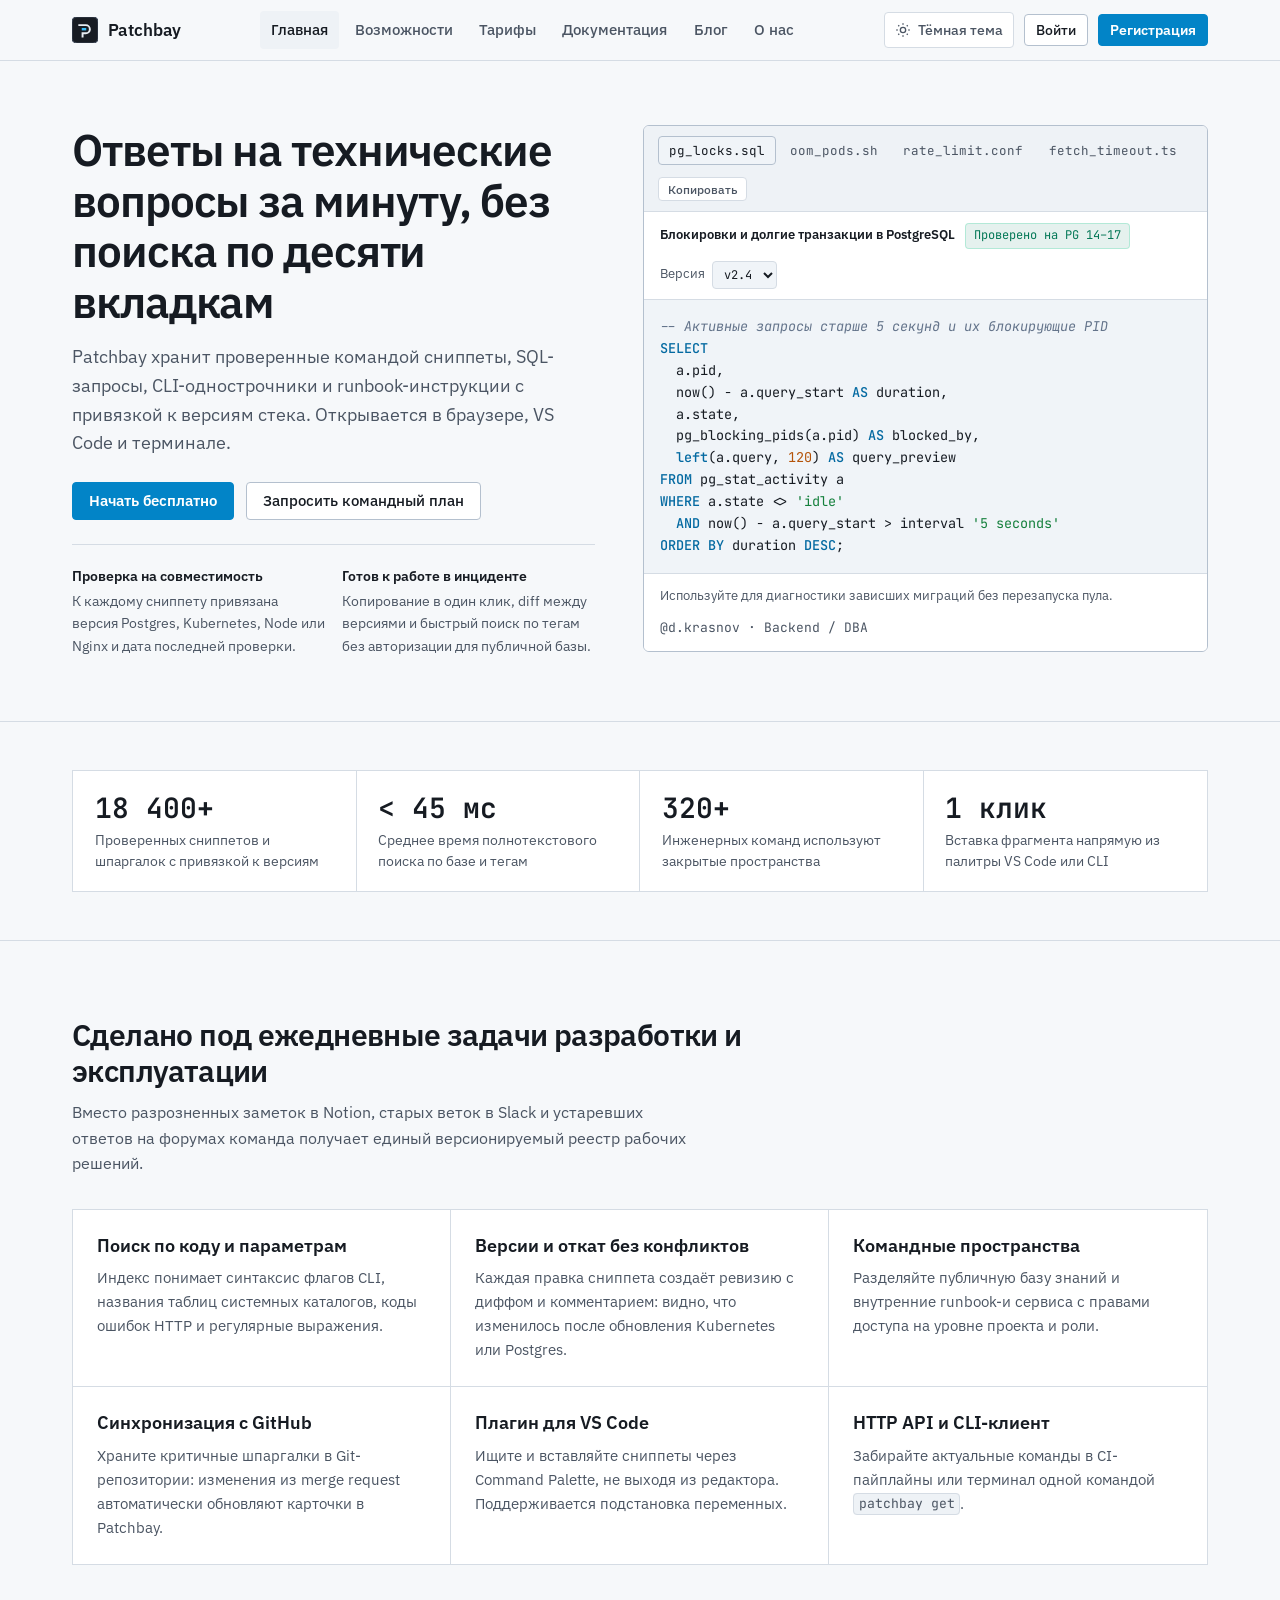
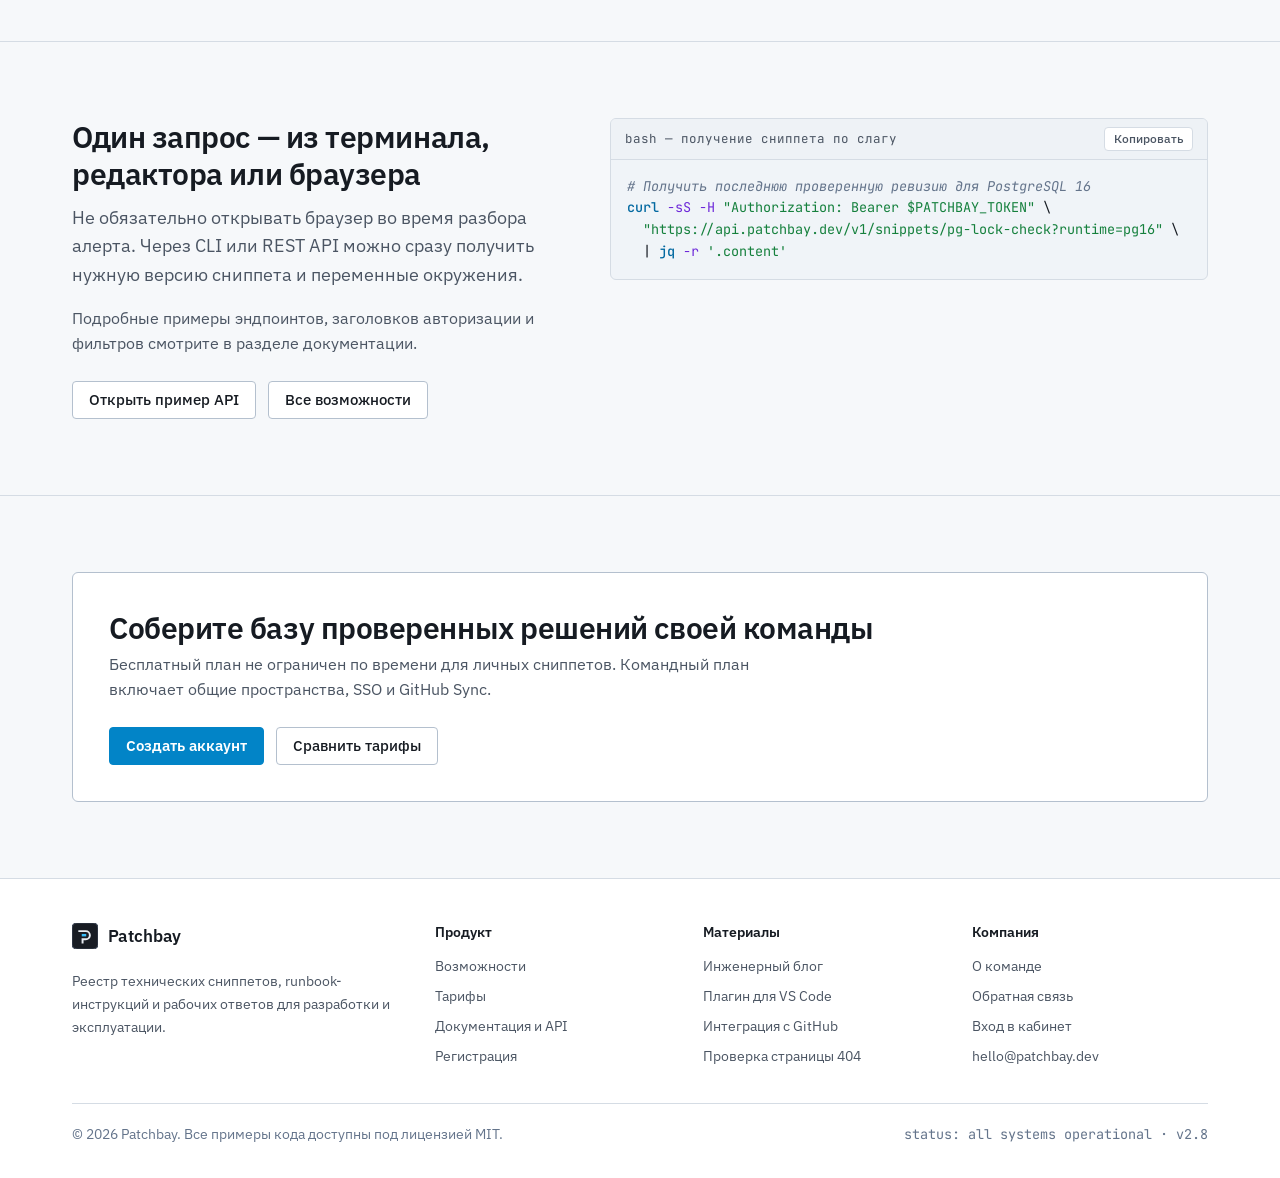
<file: index.html>
<!DOCTYPE html>
<html lang="ru">
<head>
  <meta charset="UTF-8">
  <meta name="viewport" content="width=device-width, initial-scale=1.0">
  <title>Patchbay — проверенные сниппеты и ответы для разработки и DevOps</title>
  <meta name="description" content="Платформа для разработчиков, DevOps и SRE: рабочие сниппеты с версионированием, командные пространства, интеграции с GitHub и VS Code.">
  <meta property="og:type" content="website">
  <meta property="og:title" content="Patchbay — проверенные сниппеты и ответы для разработки и DevOps">
  <meta property="og:description" content="Ответы на технические вопросы за минуту: проверяемые сниппеты, история версий, API и командные пространства.">
  <meta property="og:image" content="assets/img/og-cover.svg">
  <meta property="og:url" content="https://patchbay-flame.vercel.app/">
  <link rel="icon" type="image/svg+xml" href="assets/img/favicon.svg">
  <link rel="preconnect" href="https://fonts.googleapis.com">
  <link rel="preconnect" href="https://fonts.gstatic.com" crossorigin>
  <link href="https://fonts.googleapis.com/css2?family=IBM+Plex+Sans:wght@400;500;600&family=JetBrains+Mono:wght@400;500;600&display=swap" rel="stylesheet">
  <script>
    (function () {
      try {
        var t = localStorage.getItem("patchbay-theme");
        if (t === "light" || t === "dark") {
          document.documentElement.setAttribute("data-theme", t);
        }
      } catch (e) {}
    })();
  </script>
  <link rel="stylesheet" href="assets/css/styles.css">
</head>
<body>
  <a class="skip-link" href="#main-content">Перейти к содержимому</a>

  <header class="site-header">
    <div class="container header-inner">
      <a class="brand" href="index.html">
        <svg class="brand-mark" viewBox="0 0 32 32" fill="none" aria-hidden="true">
          <rect width="32" height="32" rx="6" fill="#181C23" stroke="#394252" stroke-width="1.5"/>
          <path d="M9 10H17C19.7614 10 22 12.2386 22 15C22 17.7614 19.7614 20 17 20H13V24" stroke="#E7ECF2" stroke-width="2.4" stroke-linecap="square"/>
          <rect x="12" y="13.5" width="5.5" height="3" fill="#38BDF8"/>
        </svg>
        <span>Patchbay</span>
      </a>

      <nav class="nav-desktop" aria-label="Основная навигация">
        <a class="nav-link" href="index.html" aria-current="page">Главная</a>
        <a class="nav-link" href="features.html">Возможности</a>
        <a class="nav-link" href="pricing.html">Тарифы</a>
        <a class="nav-link" href="docs.html">Документация</a>
        <a class="nav-link" href="blog.html">Блог</a>
        <a class="nav-link" href="about.html">О нас</a>
      </nav>

      <div class="header-actions">
        <button class="theme-toggle" type="button" data-theme-toggle aria-pressed="false" aria-label="Переключить тему">
          <svg viewBox="0 0 24 24" fill="none" stroke="currentColor" stroke-width="2" aria-hidden="true">
            <circle cx="12" cy="12" r="4"/>
            <path d="M12 2v2M12 20v2M4.93 4.93l1.41 1.41M17.66 17.66l1.41 1.41M2 12h2M20 12h2M6.34 17.66l-1.41 1.41M19.07 4.93l-1.41 1.41"/>
          </svg>
          <span class="theme-label">Светлая тема</span>
        </button>
        <a class="btn btn--secondary btn--sm" href="auth.html?mode=login">Войти</a>
        <a class="btn btn--primary btn--sm" href="auth.html?mode=register">Регистрация</a>
        <button class="menu-toggle" type="button" data-menu-toggle aria-expanded="false" aria-controls="mobile-drawer" aria-label="Открыть меню">
          <svg width="20" height="20" viewBox="0 0 24 24" fill="none" stroke="currentColor" stroke-width="2" aria-hidden="true">
            <path d="M4 7h16M4 12h16M4 17h16"/>
          </svg>
        </button>
      </div>
    </div>

    <div id="mobile-drawer" class="mobile-drawer">
      <nav aria-label="Мобильная навигация">
        <ul class="mobile-nav-list">
          <li><a href="index.html" aria-current="page">Главная</a></li>
          <li><a href="features.html">Возможности</a></li>
          <li><a href="pricing.html">Тарифы</a></li>
          <li><a href="docs.html">Документация</a></li>
          <li><a href="blog.html">Блог</a></li>
          <li><a href="about.html">О нас и контакты</a></li>
        </ul>
      </nav>
      <div class="mobile-drawer-actions">
        <a class="btn btn--secondary btn--sm" href="auth.html?mode=login">Войти</a>
        <a class="btn btn--primary btn--sm" href="auth.html?mode=register">Начать бесплатно</a>
      </div>
    </div>
  </header>

  <main id="main-content">
    <section class="hero">
      <div class="container hero-grid">
        <div class="hero-copy">
          <h1>Ответы на технические вопросы за минуту, без поиска по десяти вкладкам</h1>
          <p class="lead">Patchbay хранит проверенные командой сниппеты, SQL-запросы, CLI-однострочники и runbook-инструкции с привязкой к версиям стека. Открывается в браузере, VS Code и терминале.</p>
          <div class="hero-actions">
            <a class="btn btn--primary" href="auth.html?mode=register&plan=free">Начать бесплатно</a>
            <a class="btn btn--secondary" href="auth.html?mode=register&plan=team">Запросить командный план</a>
          </div>
          <div class="hero-notes">
            <div>
              <strong>Проверка на совместимость</strong>
              К каждому сниппету привязана версия Postgres, Kubernetes, Node или Nginx и дата последней проверки.
            </div>
            <div>
              <strong>Готов к работе в инциденте</strong>
              Копирование в один клик, diff между версиями и быстрый поиск по тегам без авторизации для публичной базы.
            </div>
          </div>
        </div>

        <div class="workbench" data-workbench aria-label="Интерактивный пример сниппета">
          <div class="workbench-bar">
            <div class="workbench-tabs" role="tablist" aria-label="Выбор примера сниппета">
              <button class="wb-tab" type="button" role="tab" aria-selected="true" data-wb-tab="postgres">pg_locks.sql</button>
              <button class="wb-tab" type="button" role="tab" aria-selected="false" data-wb-tab="k8s">oom_pods.sh</button>
              <button class="wb-tab" type="button" role="tab" aria-selected="false" data-wb-tab="nginx">rate_limit.conf</button>
              <button class="wb-tab" type="button" role="tab" aria-selected="false" data-wb-tab="ts">fetch_timeout.ts</button>
            </div>
            <button class="copy-btn" type="button" data-copy-self>Копировать</button>
          </div>
          <div class="wb-meta-row">
            <div class="wb-meta-left">
              <span class="wb-title" data-wb-title>Блокировки и долгие транзакции в PostgreSQL</span>
              <span class="status-tag" data-wb-status>Проверено на PG 14–17</span>
            </div>
            <div class="wb-controls">
              <label for="wb-ver" class="muted">Версия</label>
              <select id="wb-ver" class="wb-version-select" data-wb-version aria-label="Версия сниппета">
                <option value="v2.4">v2.4</option>
              </select>
            </div>
          </div>
          <div class="code-block">
            <pre class="code-pre"><code data-wb-code data-lang="sql">-- Активные запросы старше 5 секунд и их блокирующие PID
SELECT
  a.pid,
  now() - a.query_start AS duration,
  a.state,
  pg_blocking_pids(a.pid) AS blocked_by,
  left(a.query, 120) AS query_preview
FROM pg_stat_activity a
WHERE a.state &lt;&gt; 'idle'
  AND now() - a.query_start &gt; interval '5 seconds'
ORDER BY duration DESC;</code></pre>
          </div>
          <div class="wb-foot">
            <span data-wb-note>Используйте для диагностики зависших миграций без перезапуска пула.</span>
            <span class="mono" data-wb-author>@d.krasnov · Backend / DBA</span>
          </div>
        </div>
      </div>
    </section>

    <section class="section section--compact">
      <div class="container">
        <div class="metrics-grid" aria-label="Показатели платформы">
          <div class="metric-cell">
            <div class="metric-val">18 400+</div>
            <div class="metric-label">Проверенных сниппетов и шпаргалок с привязкой к версиям</div>
          </div>
          <div class="metric-cell">
            <div class="metric-val">&lt; 45 мс</div>
            <div class="metric-label">Среднее время полнотекстового поиска по базе и тегам</div>
          </div>
          <div class="metric-cell">
            <div class="metric-val">320+</div>
            <div class="metric-label">Инженерных команд используют закрытые пространства</div>
          </div>
          <div class="metric-cell">
            <div class="metric-val">1 клик</div>
            <div class="metric-label">Вставка фрагмента напрямую из палитры VS Code или CLI</div>
          </div>
        </div>
      </div>
    </section>

    <section class="section">
      <div class="container">
        <div class="section-header">
          <h2>Сделано под ежедневные задачи разработки и эксплуатации</h2>
          <p>Вместо разрозненных заметок в Notion, старых веток в Slack и устаревших ответов на форумах команда получает единый версионируемый реестр рабочих решений.</p>
        </div>

        <div class="matrix-3">
          <article class="matrix-cell">
            <h3>Поиск по коду и параметрам</h3>
            <p>Индекс понимает синтаксис флагов CLI, названия таблиц системных каталогов, коды ошибок HTTP и регулярные выражения.</p>
          </article>
          <article class="matrix-cell">
            <h3>Версии и откат без конфликтов</h3>
            <p>Каждая правка сниппета создаёт ревизию с диффом и комментарием: видно, что изменилось после обновления Kubernetes или Postgres.</p>
          </article>
          <article class="matrix-cell">
            <h3>Командные пространства</h3>
            <p>Разделяйте публичную базу знаний и внутренние runbook-и сервиса с правами доступа на уровне проекта и роли.</p>
          </article>
          <article class="matrix-cell">
            <h3>Синхронизация с GitHub</h3>
            <p>Храните критичные шпаргалки в Git-репозитории: изменения из merge request автоматически обновляют карточки в Patchbay.</p>
          </article>
          <article class="matrix-cell">
            <h3>Плагин для VS Code</h3>
            <p>Ищите и вставляйте сниппеты через Command Palette, не выходя из редактора. Поддерживается подстановка переменных.</p>
          </article>
          <article class="matrix-cell">
            <h3>HTTP API и CLI-клиент</h3>
            <p>Забирайте актуальные команды в CI-пайплайны или терминал одной командой <code>patchbay get</code>.</p>
          </article>
        </div>
      </div>
    </section>

    <section class="section">
      <div class="container split-grid">
        <div>
          <h2>Один запрос — из терминала, редактора или браузера</h2>
          <p class="lead">Не обязательно открывать браузер во время разбора алерта. Через CLI или REST API можно сразу получить нужную версию сниппета и переменные окружения.</p>
          <p class="muted">Подробные примеры эндпоинтов, заголовков авторизации и фильтров смотрите в разделе документации.</p>
          <div class="hero-actions">
            <a class="btn btn--secondary" href="docs.html#api-example">Открыть пример API</a>
            <a class="btn btn--secondary" href="features.html">Все возможности</a>
          </div>
        </div>

        <div class="code-block">
          <div class="code-header">
            <span>bash — получение сниппета по слагу</span>
            <button class="copy-btn" type="button" data-copy-self>Копировать</button>
          </div>
          <pre class="code-pre"><code data-lang="bash"># Получить последнюю проверенную ревизию для PostgreSQL 16
curl -sS -H "Authorization: Bearer $PATCHBAY_TOKEN" \
  "https://api.patchbay.dev/v1/snippets/pg-lock-check?runtime=pg16" \
  | jq -r '.content'</code></pre>
        </div>
      </div>
    </section>

    <section class="section section--no-border">
      <div class="container">
        <div class="cta-band">
          <div>
            <h2>Соберите базу проверенных решений своей команды</h2>
            <p>Бесплатный план не ограничен по времени для личных сниппетов. Командный план включает общие пространства, SSO и GitHub Sync.</p>
          </div>
          <div class="cta-actions">
            <a class="btn btn--primary" href="auth.html?mode=register&plan=free">Создать аккаунт</a>
            <a class="btn btn--secondary" href="pricing.html">Сравнить тарифы</a>
          </div>
        </div>
      </div>
    </section>
  </main>

  <footer class="site-footer">
    <div class="container">
      <div class="footer-grid">
        <div class="footer-col">
          <a class="brand" href="index.html">
            <svg class="brand-mark" viewBox="0 0 32 32" fill="none" aria-hidden="true">
              <rect width="32" height="32" rx="6" fill="#181C23" stroke="#394252" stroke-width="1.5"/>
              <path d="M9 10H17C19.7614 10 22 12.2386 22 15C22 17.7614 19.7614 20 17 20H13V24" stroke="#E7ECF2" stroke-width="2.4" stroke-linecap="square"/>
              <rect x="12" y="13.5" width="5.5" height="3" fill="#38BDF8"/>
            </svg>
            <span>Patchbay</span>
          </a>
          <p class="muted" style="margin-top: 0.75rem; font-size: 0.9rem;">Реестр технических сниппетов, runbook-инструкций и рабочих ответов для разработки и эксплуатации.</p>
        </div>

        <div class="footer-col">
          <h3>Продукт</h3>
          <ul class="footer-links">
            <li><a href="features.html">Возможности</a></li>
            <li><a href="pricing.html">Тарифы</a></li>
            <li><a href="docs.html">Документация и API</a></li>
            <li><a href="auth.html?mode=register">Регистрация</a></li>
          </ul>
        </div>

        <div class="footer-col">
          <h3>Материалы</h3>
          <ul class="footer-links">
            <li><a href="blog.html">Инженерный блог</a></li>
            <li><a href="docs.html#vscode">Плагин для VS Code</a></li>
            <li><a href="docs.html#github-sync">Интеграция с GitHub</a></li>
            <li><a href="404.html">Проверка страницы 404</a></li>
          </ul>
        </div>

        <div class="footer-col">
          <h3>Компания</h3>
          <ul class="footer-links">
            <li><a href="about.html">О команде</a></li>
            <li><a href="about.html#contact">Обратная связь</a></li>
            <li><a href="auth.html?mode=login">Вход в кабинет</a></li>
            <li><a href="mailto:hello@patchbay.dev">hello@patchbay.dev</a></li>
          </ul>
        </div>
      </div>

      <div class="footer-bottom">
        <span>© 2026 Patchbay. Все примеры кода доступны под лицензией MIT.</span>
        <span class="mono">status: all systems operational · v2.8</span>
      </div>
    </div>
  </footer>

  <script src="assets/js/app.js" defer></script>
</body>
</html>
</file>
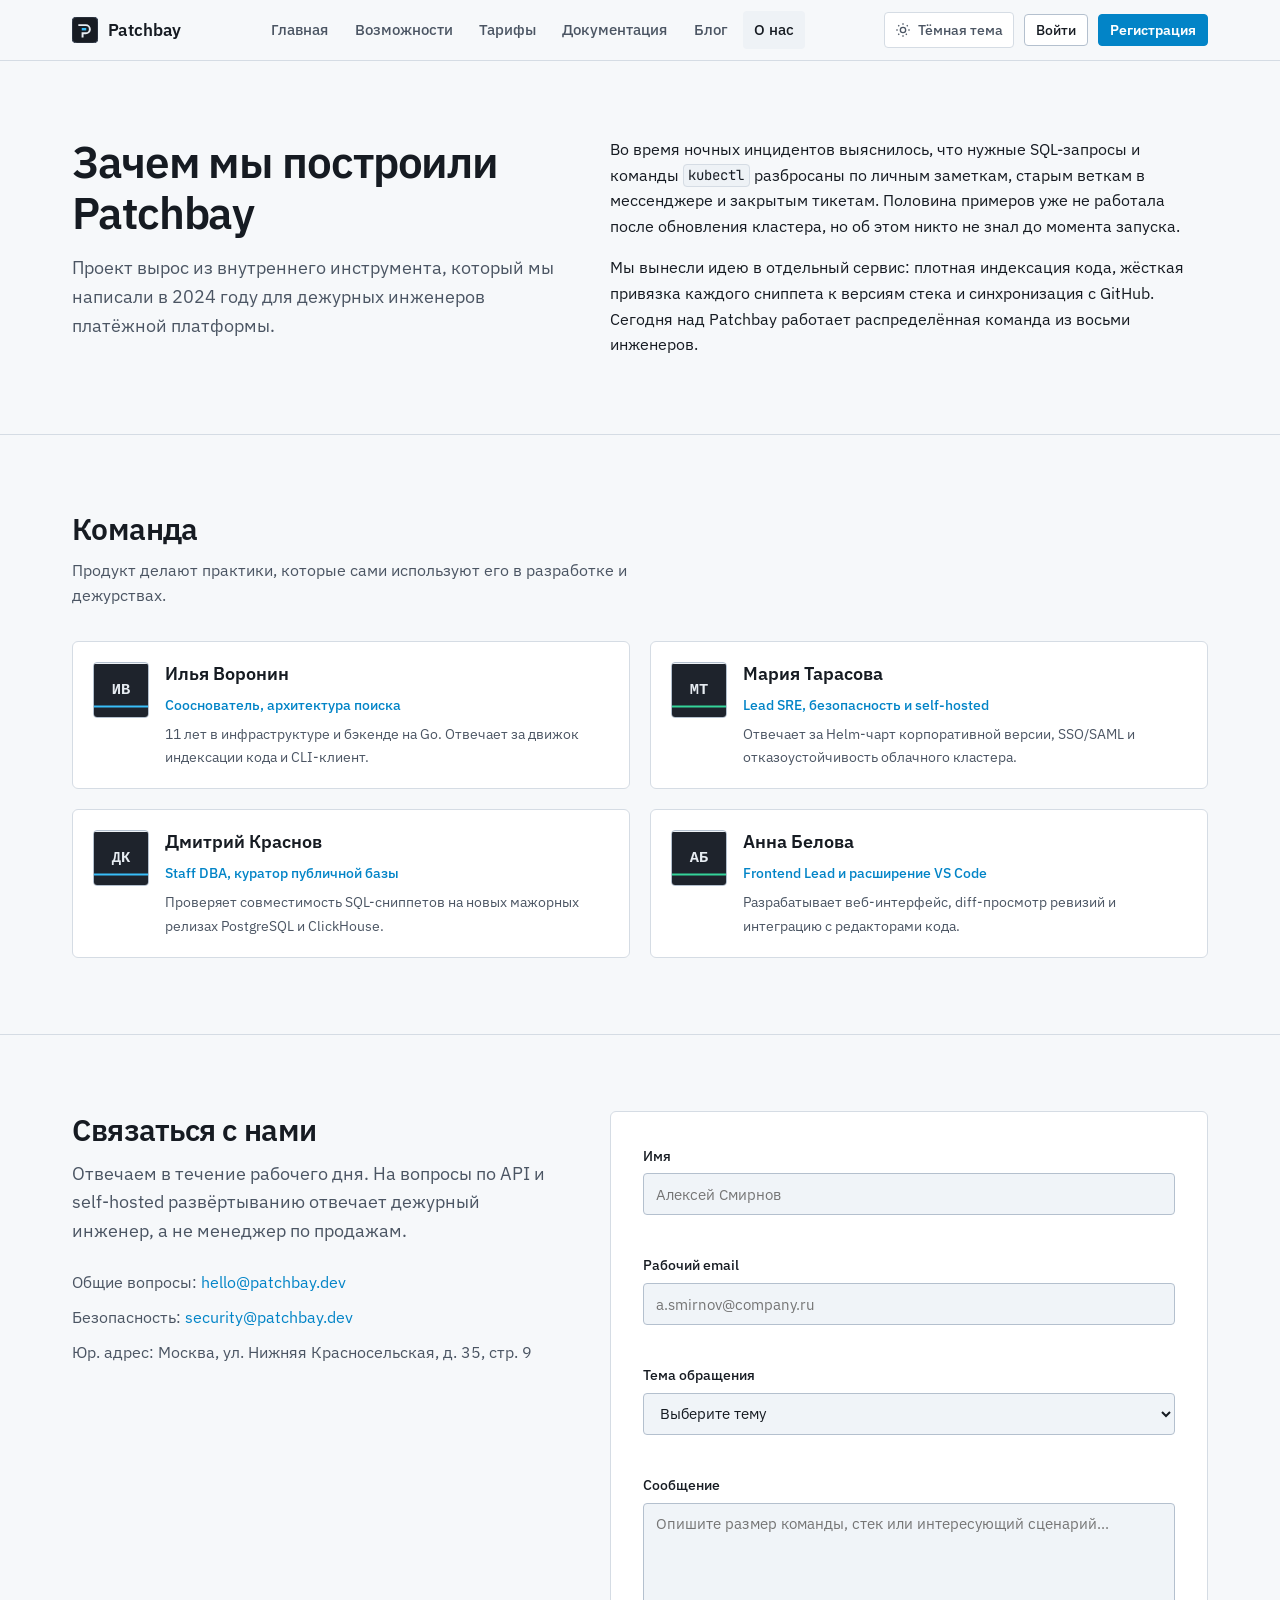
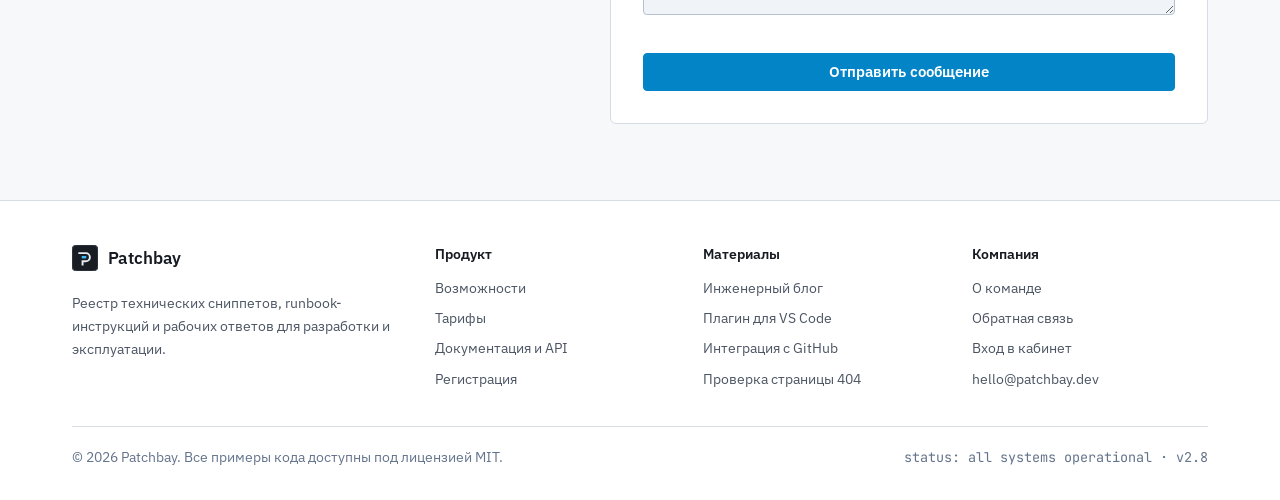
<file: about.html>
<!DOCTYPE html>
<html lang="ru">
<head>
  <meta charset="UTF-8">
  <meta name="viewport" content="width=device-width, initial-scale=1.0">
  <title>О компании и контакты — Patchbay</title>
  <meta name="description" content="Кто делает Patchbay: история создания, команда инженеров и форма обратной связи для вопросов по тарифам и интеграциям.">
  <meta property="og:type" content="website">
  <meta property="og:title" content="О компании Patchbay">
  <meta property="og:description" content="Команда инженеров, история проекта и прямые контакты.">
  <meta property="og:image" content="assets/img/og-cover.svg">
  <meta property="og:url" content="https://patchbay-flame.vercel.app/about.html">
  <link rel="icon" type="image/svg+xml" href="assets/img/favicon.svg">
  <link rel="preconnect" href="https://fonts.googleapis.com">
  <link rel="preconnect" href="https://fonts.gstatic.com" crossorigin>
  <link href="https://fonts.googleapis.com/css2?family=IBM+Plex+Sans:wght@400;500;600&family=JetBrains+Mono:wght@400;500;600&display=swap" rel="stylesheet">
  <script>
    (function () {
      try {
        var t = localStorage.getItem("patchbay-theme");
        if (t === "light" || t === "dark") {
          document.documentElement.setAttribute("data-theme", t);
        }
      } catch (e) {}
    })();
  </script>
  <link rel="stylesheet" href="assets/css/styles.css">
</head>
<body>
  <a class="skip-link" href="#main-content">Перейти к содержимому</a>

  <header class="site-header">
    <div class="container header-inner">
      <a class="brand" href="index.html">
        <svg class="brand-mark" viewBox="0 0 32 32" fill="none" aria-hidden="true">
          <rect width="32" height="32" rx="6" fill="#181C23" stroke="#394252" stroke-width="1.5"/>
          <path d="M9 10H17C19.7614 10 22 12.2386 22 15C22 17.7614 19.7614 20 17 20H13V24" stroke="#E7ECF2" stroke-width="2.4" stroke-linecap="square"/>
          <rect x="12" y="13.5" width="5.5" height="3" fill="#38BDF8"/>
        </svg>
        <span>Patchbay</span>
      </a>

      <nav class="nav-desktop" aria-label="Основная навигация">
        <a class="nav-link" href="index.html">Главная</a>
        <a class="nav-link" href="features.html">Возможности</a>
        <a class="nav-link" href="pricing.html">Тарифы</a>
        <a class="nav-link" href="docs.html">Документация</a>
        <a class="nav-link" href="blog.html">Блог</a>
        <a class="nav-link" href="about.html" aria-current="page">О нас</a>
      </nav>

      <div class="header-actions">
        <button class="theme-toggle" type="button" data-theme-toggle aria-pressed="false" aria-label="Переключить тему">
          <svg viewBox="0 0 24 24" fill="none" stroke="currentColor" stroke-width="2" aria-hidden="true">
            <circle cx="12" cy="12" r="4"/>
            <path d="M12 2v2M12 20v2M4.93 4.93l1.41 1.41M17.66 17.66l-1.41 1.41M2 12h2M20 12h2M6.34 17.66l-1.41 1.41M19.07 4.93l-1.41 1.41"/>
          </svg>
          <span class="theme-label">Светлая тема</span>
        </button>
        <a class="btn btn--secondary btn--sm" href="auth.html?mode=login">Войти</a>
        <a class="btn btn--primary btn--sm" href="auth.html?mode=register">Регистрация</a>
        <button class="menu-toggle" type="button" data-menu-toggle aria-expanded="false" aria-controls="mobile-drawer" aria-label="Открыть меню">
          <svg width="20" height="20" viewBox="0 0 24 24" fill="none" stroke="currentColor" stroke-width="2" aria-hidden="true">
            <path d="M4 7h16M4 12h16M4 17h16"/>
          </svg>
        </button>
      </div>
    </div>

    <div id="mobile-drawer" class="mobile-drawer">
      <nav aria-label="Мобильная навигация">
        <ul class="mobile-nav-list">
          <li><a href="index.html">Главная</a></li>
          <li><a href="features.html">Возможности</a></li>
          <li><a href="pricing.html">Тарифы</a></li>
          <li><a href="docs.html">Документация</a></li>
          <li><a href="blog.html">Блог</a></li>
          <li><a href="about.html" aria-current="page">О нас и контакты</a></li>
        </ul>
      </nav>
      <div class="mobile-drawer-actions">
        <a class="btn btn--secondary btn--sm" href="auth.html?mode=login">Войти</a>
        <a class="btn btn--primary btn--sm" href="auth.html?mode=register">Начать бесплатно</a>
      </div>
    </div>
  </header>

  <main id="main-content">
    <section class="section">
      <div class="container split-grid">
        <div>
          <h1>Зачем мы построили Patchbay</h1>
          <p class="lead">Проект вырос из внутреннего инструмента, который мы написали в 2024 году для дежурных инженеров платёжной платформы.</p>
        </div>
        <div>
          <p>Во время ночных инцидентов выяснилось, что нужные SQL-запросы и команды <code>kubectl</code> разбросаны по личным заметкам, старым веткам в мессенджере и закрытым тикетам. Половина примеров уже не работала после обновления кластера, но об этом никто не знал до момента запуска.</p>
          <p>Мы вынесли идею в отдельный сервис: плотная индексация кода, жёсткая привязка каждого сниппета к версиям стека и синхронизация с GitHub. Сегодня над Patchbay работает распределённая команда из восьми инженеров.</p>
        </div>
      </div>
    </section>

    <section class="section">
      <div class="container">
        <div class="section-header">
          <h2>Команда</h2>
          <p>Продукт делают практики, которые сами используют его в разработке и дежурствах.</p>
        </div>

        <div class="team-grid">
          <article class="team-member">
            <div class="avatar-frame">
              <svg viewBox="0 0 56 56" width="56" height="56" role="img" aria-label="Монограмма Илья Воронин">
                <rect width="56" height="56" fill="#1E232C"/>
                <path d="M0 44H56" stroke="#38BDF8" stroke-width="2"/>
                <text x="28" y="31" text-anchor="middle" fill="#E7ECF2" font-family="monospace" font-size="16" font-weight="600">ИВ</text>
              </svg>
            </div>
            <div>
              <h3>Илья Воронин</h3>
              <div class="team-role">Сооснователь, архитектура поиска</div>
              <p class="team-bio">11 лет в инфраструктуре и бэкенде на Go. Отвечает за движок индексации кода и CLI-клиент.</p>
            </div>
          </article>

          <article class="team-member">
            <div class="avatar-frame">
              <svg viewBox="0 0 56 56" width="56" height="56" role="img" aria-label="Монограмма Мария Тарасова">
                <rect width="56" height="56" fill="#1E232C"/>
                <path d="M0 44H56" stroke="#34D399" stroke-width="2"/>
                <text x="28" y="31" text-anchor="middle" fill="#E7ECF2" font-family="monospace" font-size="16" font-weight="600">МТ</text>
              </svg>
            </div>
            <div>
              <h3>Мария Тарасова</h3>
              <div class="team-role">Lead SRE, безопасность и self-hosted</div>
              <p class="team-bio">Отвечает за Helm-чарт корпоративной версии, SSO/SAML и отказоустойчивость облачного кластера.</p>
            </div>
          </article>

          <article class="team-member">
            <div class="avatar-frame">
              <svg viewBox="0 0 56 56" width="56" height="56" role="img" aria-label="Монограмма Дмитрий Краснов">
                <rect width="56" height="56" fill="#1E232C"/>
                <path d="M0 44H56" stroke="#38BDF8" stroke-width="2"/>
                <text x="28" y="31" text-anchor="middle" fill="#E7ECF2" font-family="monospace" font-size="16" font-weight="600">ДК</text>
              </svg>
            </div>
            <div>
              <h3>Дмитрий Краснов</h3>
              <div class="team-role">Staff DBA, куратор публичной базы</div>
              <p class="team-bio">Проверяет совместимость SQL-сниппетов на новых мажорных релизах PostgreSQL и ClickHouse.</p>
            </div>
          </article>

          <article class="team-member">
            <div class="avatar-frame">
              <svg viewBox="0 0 56 56" width="56" height="56" role="img" aria-label="Монограмма Анна Белова">
                <rect width="56" height="56" fill="#1E232C"/>
                <path d="M0 44H56" stroke="#34D399" stroke-width="2"/>
                <text x="28" y="31" text-anchor="middle" fill="#E7ECF2" font-family="monospace" font-size="16" font-weight="600">АБ</text>
              </svg>
            </div>
            <div>
              <h3>Анна Белова</h3>
              <div class="team-role">Frontend Lead и расширение VS Code</div>
              <p class="team-bio">Разрабатывает веб-интерфейс, diff-просмотр ревизий и интеграцию с редакторами кода.</p>
            </div>
          </article>
        </div>
      </div>
    </section>

    <section class="section section--no-border" id="contact">
      <div class="container split-grid">
        <div>
          <h2>Связаться с нами</h2>
          <p class="lead">Отвечаем в течение рабочего дня. На вопросы по API и self-hosted развёртыванию отвечает дежурный инженер, а не менеджер по продажам.</p>
          <div style="margin-top: 1.5rem; display: flex; flex-direction: column; gap: 0.6rem;">
            <div><span class="muted">Общие вопросы:</span> <a href="mailto:hello@patchbay.dev">hello@patchbay.dev</a></div>
            <div><span class="muted">Безопасность:</span> <a href="mailto:security@patchbay.dev">security@patchbay.dev</a></div>
            <div><span class="muted">Юр. адрес:</span> <span class="muted">Москва, ул. Нижняя Красносельская, д. 35, стр. 9</span></div>
          </div>
        </div>

        <div class="form-panel">
          <form class="form-grid" novalidate data-validate-form data-success-message="Сообщение проверено и готово к отправке. В демонстрационной версии сайта бэкенд не подключён.">
            <div class="form-alert" data-form-alert role="status" aria-live="polite" hidden></div>

            <div class="field">
              <label for="contact-name">Имя</label>
              <input id="contact-name" class="input" type="text" name="name" autocomplete="name" placeholder="Алексей Смирнов" data-validate="required">
              <span class="field-error" data-error-for="contact-name" aria-live="polite"></span>
            </div>

            <div class="field">
              <label for="contact-email">Рабочий email</label>
              <input id="contact-email" class="input" type="email" name="email" autocomplete="email" placeholder="a.smirnov@company.ru" data-validate="required email">
              <span class="field-error" data-error-for="contact-email" aria-live="polite"></span>
            </div>

            <div class="field">
              <label for="contact-topic">Тема обращения</label>
              <select id="contact-topic" class="select" name="topic" data-validate="required">
                <option value="">Выберите тему</option>
                <option value="team">Запрос доступа к командному плану</option>
                <option value="enterprise">Корпоративное внедрение / self-hosted</option>
                <option value="api">Вопрос по API и интеграциям</option>
                <option value="other">Другое</option>
              </select>
              <span class="field-error" data-error-for="contact-topic" aria-live="polite"></span>
            </div>

            <div class="field">
              <label for="contact-message">Сообщение</label>
              <textarea id="contact-message" class="textarea" name="message" placeholder="Опишите размер команды, стек или интересующий сценарий..." data-validate="required min12"></textarea>
              <span class="field-error" data-error-for="contact-message" aria-live="polite"></span>
            </div>

            <button class="btn btn--primary" type="submit">Отправить сообщение</button>
          </form>
        </div>
      </div>
    </section>
  </main>

  <footer class="site-footer">
    <div class="container">
      <div class="footer-grid">
        <div class="footer-col">
          <a class="brand" href="index.html">
            <svg class="brand-mark" viewBox="0 0 32 32" fill="none" aria-hidden="true">
              <rect width="32" height="32" rx="6" fill="#181C23" stroke="#394252" stroke-width="1.5"/>
              <path d="M9 10H17C19.7614 10 22 12.2386 22 15C22 17.7614 19.7614 20 17 20H13V24" stroke="#E7ECF2" stroke-width="2.4" stroke-linecap="square"/>
              <rect x="12" y="13.5" width="5.5" height="3" fill="#38BDF8"/>
            </svg>
            <span>Patchbay</span>
          </a>
          <p class="muted" style="margin-top: 0.75rem; font-size: 0.9rem;">Реестр технических сниппетов, runbook-инструкций и рабочих ответов для разработки и эксплуатации.</p>
        </div>
        <div class="footer-col">
          <h3>Продукт</h3>
          <ul class="footer-links">
            <li><a href="features.html">Возможности</a></li>
            <li><a href="pricing.html">Тарифы</a></li>
            <li><a href="docs.html">Документация и API</a></li>
            <li><a href="auth.html?mode=register">Регистрация</a></li>
          </ul>
        </div>
        <div class="footer-col">
          <h3>Материалы</h3>
          <ul class="footer-links">
            <li><a href="blog.html">Инженерный блог</a></li>
            <li><a href="docs.html#vscode">Плагин для VS Code</a></li>
            <li><a href="docs.html#github-sync">Интеграция с GitHub</a></li>
            <li><a href="404.html">Проверка страницы 404</a></li>
          </ul>
        </div>
        <div class="footer-col">
          <h3>Компания</h3>
          <ul class="footer-links">
            <li><a href="about.html">О команде</a></li>
            <li><a href="about.html#contact">Обратная связь</a></li>
            <li><a href="auth.html?mode=login">Вход в кабинет</a></li>
            <li><a href="mailto:hello@patchbay.dev">hello@patchbay.dev</a></li>
          </ul>
        </div>
      </div>
      <div class="footer-bottom">
        <span>© 2026 Patchbay. Все примеры кода доступны под лицензией MIT.</span>
        <span class="mono">status: all systems operational · v2.8</span>
      </div>
    </div>
  </footer>

  <script src="assets/js/app.js" defer></script>
</body>
</html>
</file>
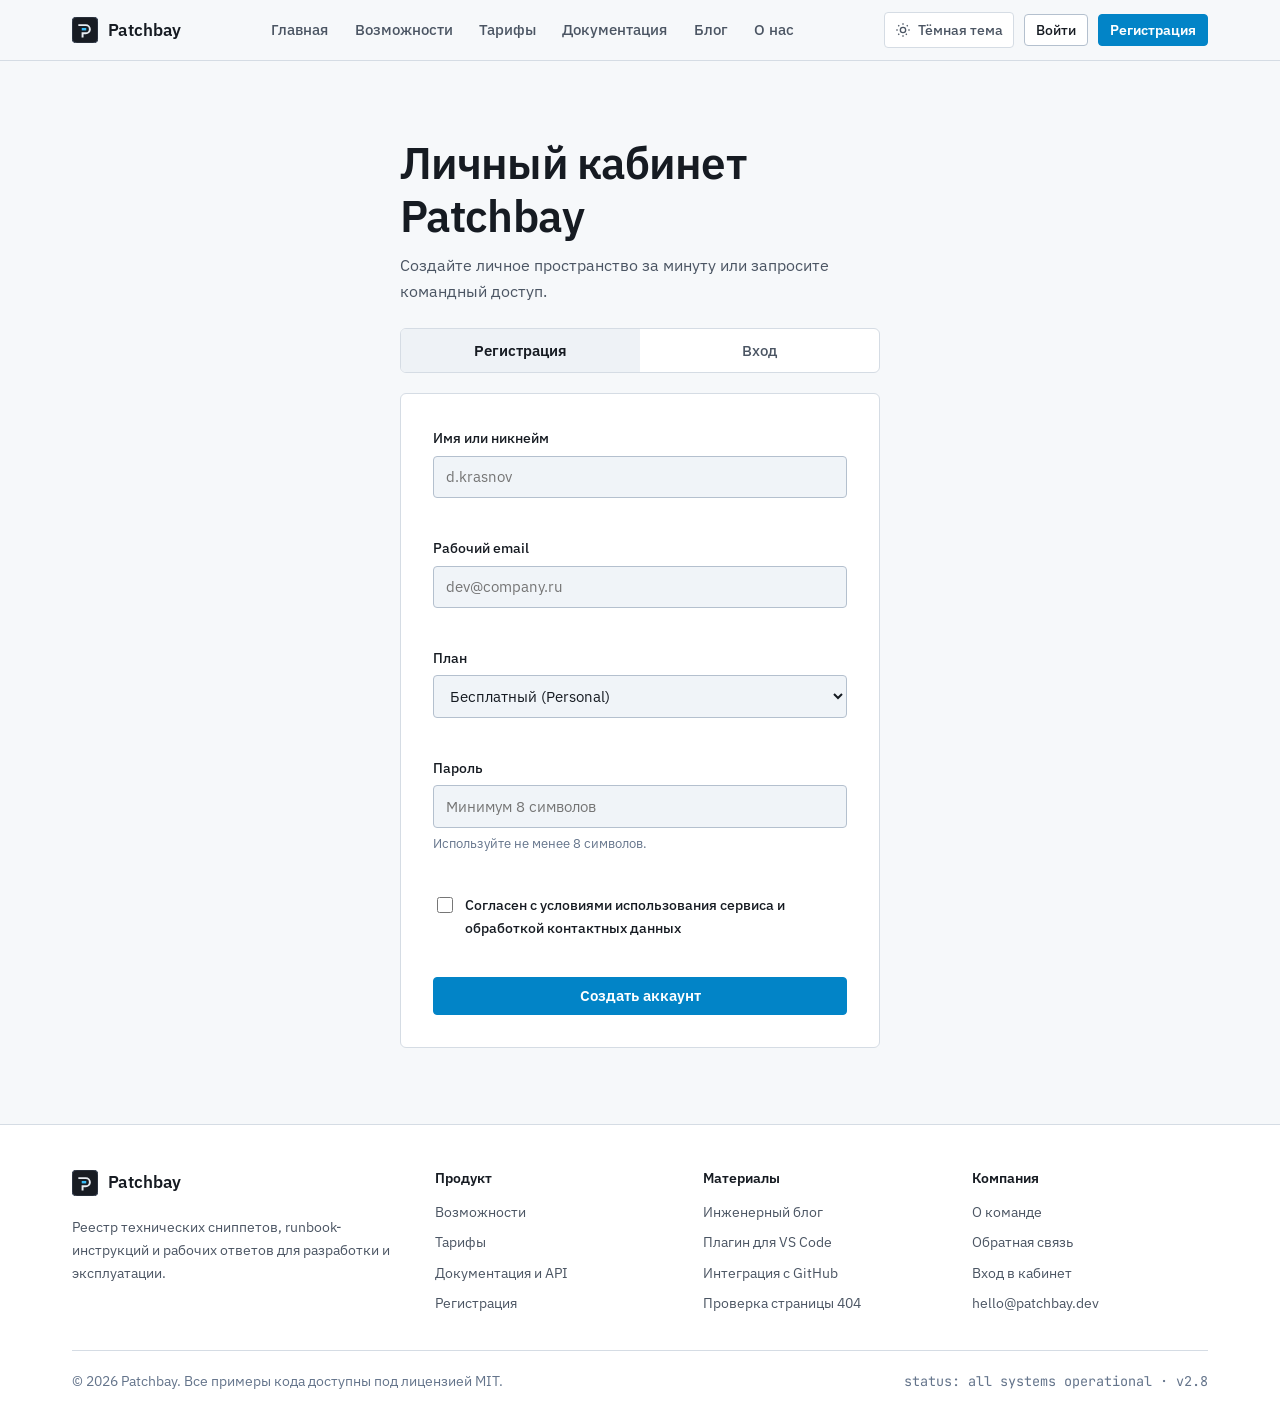
<file: auth.html>
<!DOCTYPE html>
<html lang="ru">
<head>
  <meta charset="UTF-8">
  <meta name="viewport" content="width=device-width, initial-scale=1.0">
  <title>Вход и регистрация — Patchbay</title>
  <meta name="description" content="Войдите в аккаунт Patchbay или создайте бесплатное пространство для хранения сниппетов и работы в команде.">
  <meta property="og:type" content="website">
  <meta property="og:title" content="Вход и регистрация — Patchbay">
  <meta property="og:description" content="Регистрация в бесплатной версии или запрос командного пространства Patchbay.">
  <meta property="og:image" content="assets/img/og-cover.svg">
  <meta property="og:url" content="https://patchbay-flame.vercel.app/auth.html">
  <link rel="icon" type="image/svg+xml" href="assets/img/favicon.svg">
  <link rel="preconnect" href="https://fonts.googleapis.com">
  <link rel="preconnect" href="https://fonts.gstatic.com" crossorigin>
  <link href="https://fonts.googleapis.com/css2?family=IBM+Plex+Sans:wght@400;500;600&family=JetBrains+Mono:wght@400;500;600&display=swap" rel="stylesheet">
  <script>
    (function () {
      try {
        var t = localStorage.getItem("patchbay-theme");
        if (t === "light" || t === "dark") {
          document.documentElement.setAttribute("data-theme", t);
        }
      } catch (e) {}
    })();
  </script>
  <link rel="stylesheet" href="assets/css/styles.css">
</head>
<body>
  <a class="skip-link" href="#main-content">Перейти к содержимому</a>

  <header class="site-header">
    <div class="container header-inner">
      <a class="brand" href="index.html">
        <svg class="brand-mark" viewBox="0 0 32 32" fill="none" aria-hidden="true">
          <rect width="32" height="32" rx="6" fill="#181C23" stroke="#394252" stroke-width="1.5"/>
          <path d="M9 10H17C19.7614 10 22 12.2386 22 15C22 17.7614 19.7614 20 17 20H13V24" stroke="#E7ECF2" stroke-width="2.4" stroke-linecap="square"/>
          <rect x="12" y="13.5" width="5.5" height="3" fill="#38BDF8"/>
        </svg>
        <span>Patchbay</span>
      </a>

      <nav class="nav-desktop" aria-label="Основная навигация">
        <a class="nav-link" href="index.html">Главная</a>
        <a class="nav-link" href="features.html">Возможности</a>
        <a class="nav-link" href="pricing.html">Тарифы</a>
        <a class="nav-link" href="docs.html">Документация</a>
        <a class="nav-link" href="blog.html">Блог</a>
        <a class="nav-link" href="about.html">О нас</a>
      </nav>

      <div class="header-actions">
        <button class="theme-toggle" type="button" data-theme-toggle aria-pressed="false" aria-label="Переключить тему">
          <svg viewBox="0 0 24 24" fill="none" stroke="currentColor" stroke-width="2" aria-hidden="true">
            <circle cx="12" cy="12" r="4"/>
            <path d="M12 2v2M12 20v2M4.93 4.93l1.41 1.41M17.66 17.66l-1.41 1.41M2 12h2M20 12h2M6.34 17.66l-1.41 1.41M19.07 4.93l-1.41 1.41"/>
          </svg>
          <span class="theme-label">Светлая тема</span>
        </button>
        <a class="btn btn--secondary btn--sm" href="auth.html?mode=login">Войти</a>
        <a class="btn btn--primary btn--sm" href="auth.html?mode=register">Регистрация</a>
        <button class="menu-toggle" type="button" data-menu-toggle aria-expanded="false" aria-controls="mobile-drawer" aria-label="Открыть меню">
          <svg width="20" height="20" viewBox="0 0 24 24" fill="none" stroke="currentColor" stroke-width="2" aria-hidden="true">
            <path d="M4 7h16M4 12h16M4 17h16"/>
          </svg>
        </button>
      </div>
    </div>

    <div id="mobile-drawer" class="mobile-drawer">
      <nav aria-label="Мобильная навигация">
        <ul class="mobile-nav-list">
          <li><a href="index.html">Главная</a></li>
          <li><a href="features.html">Возможности</a></li>
          <li><a href="pricing.html">Тарифы</a></li>
          <li><a href="docs.html">Документация</a></li>
          <li><a href="blog.html">Блог</a></li>
          <li><a href="about.html">О нас и контакты</a></li>
        </ul>
      </nav>
      <div class="mobile-drawer-actions">
        <a class="btn btn--secondary btn--sm" href="auth.html?mode=login">Войти</a>
        <a class="btn btn--primary btn--sm" href="auth.html?mode=register">Начать бесплатно</a>
      </div>
    </div>
  </header>

  <main id="main-content">
    <section class="section section--no-border">
      <div class="container">
        <div class="auth-shell">
          <div class="section-header" style="margin-bottom: 1.5rem;">
            <h1>Личный кабинет Patchbay</h1>
            <p>Создайте личное пространство за минуту или запросите командный доступ.</p>
          </div>

          <div class="auth-tabs" role="tablist" aria-label="Выбор действия">
            <button class="auth-tab" type="button" role="tab" aria-selected="true" data-auth-tab="register">Регистрация</button>
            <button class="auth-tab" type="button" role="tab" aria-selected="false" data-auth-tab="login">Вход</button>
          </div>

          <div class="form-panel" data-auth-panel="register">
            <form class="form-grid" novalidate data-validate-form data-success-message="Форма регистрации прошла клиентскую валидацию. В демо-версии учётная запись не создаётся на сервере.">
              <div class="form-alert" data-form-alert role="status" aria-live="polite" hidden></div>

              <div class="field">
                <label for="reg-name">Имя или никнейм</label>
                <input id="reg-name" class="input" type="text" name="name" autocomplete="username" placeholder="d.krasnov" data-validate="required">
                <span class="field-error" data-error-for="reg-name" aria-live="polite"></span>
              </div>

              <div class="field">
                <label for="reg-email">Рабочий email</label>
                <input id="reg-email" class="input" type="email" name="email" autocomplete="email" placeholder="dev@company.ru" data-validate="required email">
                <span class="field-error" data-error-for="reg-email" aria-live="polite"></span>
              </div>

              <div class="field">
                <label for="reg-plan">План</label>
                <select id="reg-plan" class="select" name="plan" data-validate="required">
                  <option value="free">Бесплатный (Personal)</option>
                  <option value="team">Командный (14 дней бесплатно)</option>
                  <option value="enterprise">Корпоративный (запрос пилота)</option>
                </select>
                <span class="field-error" data-error-for="reg-plan" aria-live="polite"></span>
              </div>

              <div class="field">
                <label for="reg-pass">Пароль</label>
                <input id="reg-pass" class="input" type="password" name="password" autocomplete="new-password" placeholder="Минимум 8 символов" data-validate="required min8">
                <span class="field-hint">Используйте не менее 8 символов.</span>
                <span class="field-error" data-error-for="reg-pass" aria-live="polite"></span>
              </div>

              <div class="field">
                <label class="checkbox-row" for="reg-agree">
                  <input id="reg-agree" type="checkbox" name="agree" data-validate="required">
                  <span>Согласен с условиями использования сервиса и обработкой контактных данных</span>
                </label>
                <span class="field-error" data-error-for="reg-agree" aria-live="polite"></span>
              </div>

              <button class="btn btn--primary btn--full" type="submit">Создать аккаунт</button>
            </form>
          </div>

          <div class="form-panel" data-auth-panel="login" hidden>
            <form class="form-grid" novalidate data-validate-form data-success-message="Данные входа проверены. В демо-версии авторизация на сервере отключена.">
              <div class="form-alert" data-form-alert role="status" aria-live="polite" hidden></div>

              <div class="field">
                <label for="login-email">Email</label>
                <input id="login-email" class="input" type="email" name="email" autocomplete="email" placeholder="dev@company.ru" data-validate="required email">
                <span class="field-error" data-error-for="login-email" aria-live="polite"></span>
              </div>

              <div class="field">
                <label for="login-pass">Пароль</label>
                <input id="login-pass" class="input" type="password" name="password" autocomplete="current-password" placeholder="Ваш пароль" data-validate="required min8">
                <span class="field-error" data-error-for="login-pass" aria-live="polite"></span>
              </div>

              <button class="btn btn--primary btn--full" type="submit">Войти в кабинет</button>
            </form>
          </div>
        </div>
      </div>
    </section>
  </main>

  <footer class="site-footer">
    <div class="container">
      <div class="footer-grid">
        <div class="footer-col">
          <a class="brand" href="index.html">
            <svg class="brand-mark" viewBox="0 0 32 32" fill="none" aria-hidden="true">
              <rect width="32" height="32" rx="6" fill="#181C23" stroke="#394252" stroke-width="1.5"/>
              <path d="M9 10H17C19.7614 10 22 12.2386 22 15C22 17.7614 19.7614 20 17 20H13V24" stroke="#E7ECF2" stroke-width="2.4" stroke-linecap="square"/>
              <rect x="12" y="13.5" width="5.5" height="3" fill="#38BDF8"/>
            </svg>
            <span>Patchbay</span>
          </a>
          <p class="muted" style="margin-top: 0.75rem; font-size: 0.9rem;">Реестр технических сниппетов, runbook-инструкций и рабочих ответов для разработки и эксплуатации.</p>
        </div>
        <div class="footer-col">
          <h3>Продукт</h3>
          <ul class="footer-links">
            <li><a href="features.html">Возможности</a></li>
            <li><a href="pricing.html">Тарифы</a></li>
            <li><a href="docs.html">Документация и API</a></li>
            <li><a href="auth.html?mode=register">Регистрация</a></li>
          </ul>
        </div>
        <div class="footer-col">
          <h3>Материалы</h3>
          <ul class="footer-links">
            <li><a href="blog.html">Инженерный блог</a></li>
            <li><a href="docs.html#vscode">Плагин для VS Code</a></li>
            <li><a href="docs.html#github-sync">Интеграция с GitHub</a></li>
            <li><a href="404.html">Проверка страницы 404</a></li>
          </ul>
        </div>
        <div class="footer-col">
          <h3>Компания</h3>
          <ul class="footer-links">
            <li><a href="about.html">О команде</a></li>
            <li><a href="about.html#contact">Обратная связь</a></li>
            <li><a href="auth.html?mode=login">Вход в кабинет</a></li>
            <li><a href="mailto:hello@patchbay.dev">hello@patchbay.dev</a></li>
          </ul>
        </div>
      </div>
      <div class="footer-bottom">
        <span>© 2026 Patchbay. Все примеры кода доступны под лицензией MIT.</span>
        <span class="mono">status: all systems operational · v2.8</span>
      </div>
    </div>
  </footer>

  <script src="assets/js/app.js" defer></script>
</body>
</html>
</file>
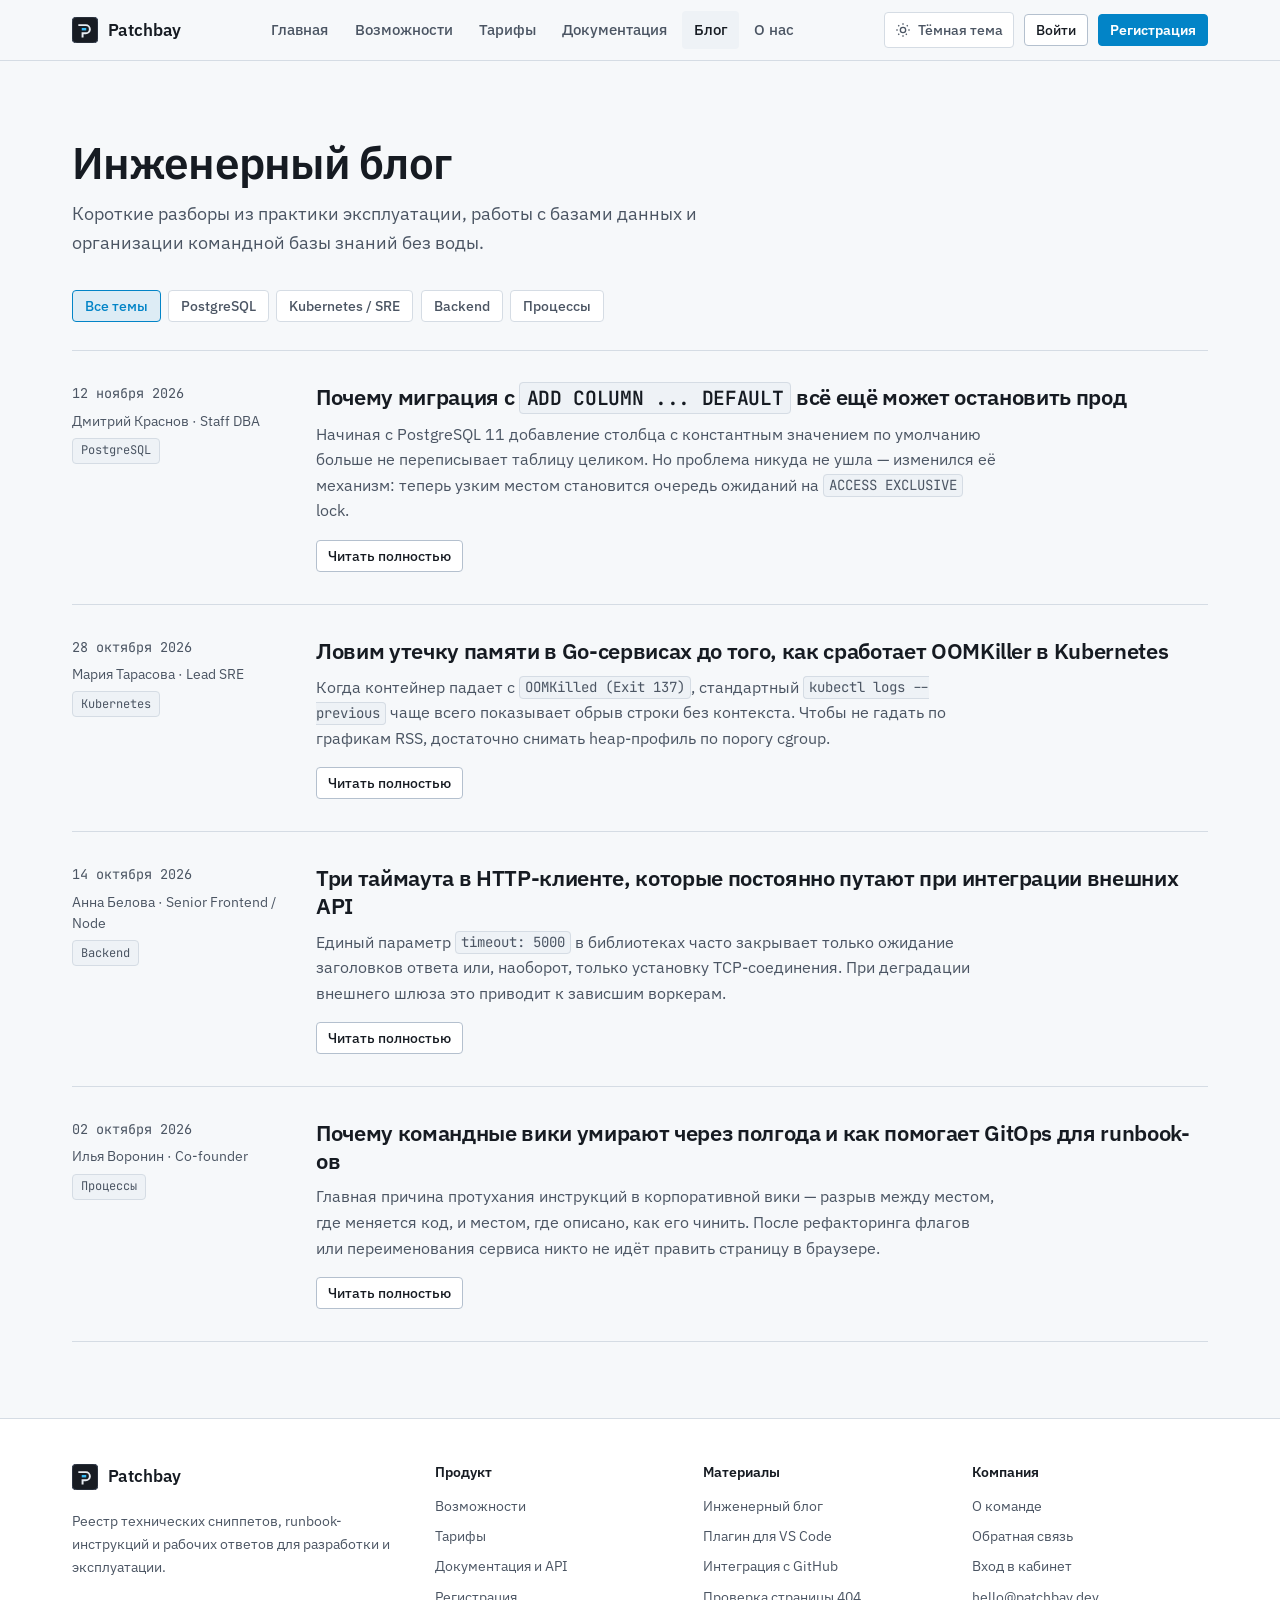
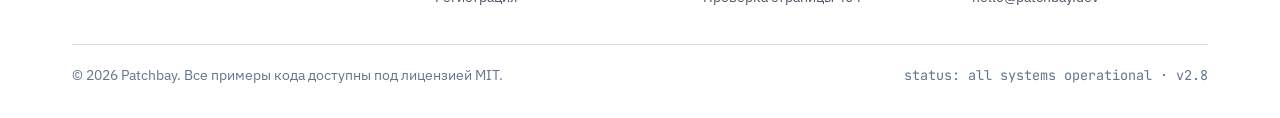
<file: blog.html>
<!DOCTYPE html>
<html lang="ru">
<head>
  <meta charset="UTF-8">
  <meta name="viewport" content="width=device-width, initial-scale=1.0">
  <title>Блог — Patchbay</title>
  <meta name="description" content="Инженерные заметки команды Patchbay: миграции в PostgreSQL без блокировок, диагностика памяти в Kubernetes, таймауты HTTP-клиентов и GitOps для runbook-ов.">
  <meta property="og:type" content="website">
  <meta property="og:title" content="Инженерный блог Patchbay">
  <meta property="og:description" content="Практические заметки по эксплуатации, базам данных и инструментам разработчиков.">
  <meta property="og:image" content="assets/img/og-cover.svg">
  <meta property="og:url" content="https://patchbay-flame.vercel.app/blog.html">
  <link rel="icon" type="image/svg+xml" href="assets/img/favicon.svg">
  <link rel="preconnect" href="https://fonts.googleapis.com">
  <link rel="preconnect" href="https://fonts.gstatic.com" crossorigin>
  <link href="https://fonts.googleapis.com/css2?family=IBM+Plex+Sans:wght@400;500;600&family=JetBrains+Mono:wght@400;500;600&display=swap" rel="stylesheet">
  <script>
    (function () {
      try {
        var t = localStorage.getItem("patchbay-theme");
        if (t === "light" || t === "dark") {
          document.documentElement.setAttribute("data-theme", t);
        }
      } catch (e) {}
    })();
  </script>
  <link rel="stylesheet" href="assets/css/styles.css">
</head>
<body>
  <a class="skip-link" href="#main-content">Перейти к содержимому</a>

  <header class="site-header">
    <div class="container header-inner">
      <a class="brand" href="index.html">
        <svg class="brand-mark" viewBox="0 0 32 32" fill="none" aria-hidden="true">
          <rect width="32" height="32" rx="6" fill="#181C23" stroke="#394252" stroke-width="1.5"/>
          <path d="M9 10H17C19.7614 10 22 12.2386 22 15C22 17.7614 19.7614 20 17 20H13V24" stroke="#E7ECF2" stroke-width="2.4" stroke-linecap="square"/>
          <rect x="12" y="13.5" width="5.5" height="3" fill="#38BDF8"/>
        </svg>
        <span>Patchbay</span>
      </a>

      <nav class="nav-desktop" aria-label="Основная навигация">
        <a class="nav-link" href="index.html">Главная</a>
        <a class="nav-link" href="features.html">Возможности</a>
        <a class="nav-link" href="pricing.html">Тарифы</a>
        <a class="nav-link" href="docs.html">Документация</a>
        <a class="nav-link" href="blog.html" aria-current="page">Блог</a>
        <a class="nav-link" href="about.html">О нас</a>
      </nav>

      <div class="header-actions">
        <button class="theme-toggle" type="button" data-theme-toggle aria-pressed="false" aria-label="Переключить тему">
          <svg viewBox="0 0 24 24" fill="none" stroke="currentColor" stroke-width="2" aria-hidden="true">
            <circle cx="12" cy="12" r="4"/>
            <path d="M12 2v2M12 20v2M4.93 4.93l1.41 1.41M17.66 17.66l-1.41 1.41M2 12h2M20 12h2M6.34 17.66l-1.41 1.41M19.07 4.93l-1.41 1.41"/>
          </svg>
          <span class="theme-label">Светлая тема</span>
        </button>
        <a class="btn btn--secondary btn--sm" href="auth.html?mode=login">Войти</a>
        <a class="btn btn--primary btn--sm" href="auth.html?mode=register">Регистрация</a>
        <button class="menu-toggle" type="button" data-menu-toggle aria-expanded="false" aria-controls="mobile-drawer" aria-label="Открыть меню">
          <svg width="20" height="20" viewBox="0 0 24 24" fill="none" stroke="currentColor" stroke-width="2" aria-hidden="true">
            <path d="M4 7h16M4 12h16M4 17h16"/>
          </svg>
        </button>
      </div>
    </div>

    <div id="mobile-drawer" class="mobile-drawer">
      <nav aria-label="Мобильная навигация">
        <ul class="mobile-nav-list">
          <li><a href="index.html">Главная</a></li>
          <li><a href="features.html">Возможности</a></li>
          <li><a href="pricing.html">Тарифы</a></li>
          <li><a href="docs.html">Документация</a></li>
          <li><a href="blog.html" aria-current="page">Блог</a></li>
          <li><a href="about.html">О нас и контакты</a></li>
        </ul>
      </nav>
      <div class="mobile-drawer-actions">
        <a class="btn btn--secondary btn--sm" href="auth.html?mode=login">Войти</a>
        <a class="btn btn--primary btn--sm" href="auth.html?mode=register">Начать бесплатно</a>
      </div>
    </div>
  </header>

  <main id="main-content">
    <section class="section section--no-border">
      <div class="container">
        <div class="section-header">
          <h1>Инженерный блог</h1>
          <p class="lead">Короткие разборы из практики эксплуатации, работы с базами данных и организации командной базы знаний без воды.</p>
        </div>

        <div class="filter-bar" role="group" aria-label="Фильтр статей по темам">
          <button class="filter-btn" type="button" data-blog-filter="all" aria-pressed="true">Все темы</button>
          <button class="filter-btn" type="button" data-blog-filter="postgres" aria-pressed="false">PostgreSQL</button>
          <button class="filter-btn" type="button" data-blog-filter="k8s" aria-pressed="false">Kubernetes / SRE</button>
          <button class="filter-btn" type="button" data-blog-filter="backend" aria-pressed="false">Backend</button>
          <button class="filter-btn" type="button" data-blog-filter="process" aria-pressed="false">Процессы</button>
        </div>

        <div class="article-list">
          <article class="article-item" data-blog-item data-blog-tag="postgres">
            <div class="article-meta">
              <span class="mono">12 ноября 2026</span>
              <span>Дмитрий Краснов · Staff DBA</span>
              <span><span class="tag">PostgreSQL</span></span>
            </div>
            <div class="article-body">
              <h2>Почему миграция с <code>ADD COLUMN ... DEFAULT</code> всё ещё может остановить прод</h2>
              <p>Начиная с PostgreSQL 11 добавление столбца с константным значением по умолчанию больше не переписывает таблицу целиком. Но проблема никуда не ушла — изменился её механизм: теперь узким местом становится очередь ожиданий на <code>ACCESS EXCLUSIVE</code> lock.</p>
              <button class="btn btn--secondary btn--sm" type="button" data-article-toggle aria-expanded="false" aria-controls="art-1">Читать полностью</button>
              <div id="art-1" class="article-full" hidden>
                <p>Если перед таблицей крутится долгий аналитический <code>SELECT</code> на 40 секунд, ваш быстрый <code>ALTER TABLE</code> встанет в очередь за ним, а все новые запросы записи и чтения встанут уже за <code>ALTER TABLE</code>. В итоге пул соединений исчерпывается за секунды.</p>
                <p>Надёжный паттерн — явно ограничивать время ожидания блокировки через <code>SET LOCAL lock_timeout = '1500ms'</code> и повторять миграцию с паузой, а не оставлять её висеть в очереди бесконечно.</p>
              </div>
            </div>
          </article>

          <article class="article-item" data-blog-item data-blog-tag="k8s">
            <div class="article-meta">
              <span class="mono">28 октября 2026</span>
              <span>Мария Тарасова · Lead SRE</span>
              <span><span class="tag">Kubernetes</span></span>
            </div>
            <div class="article-body">
              <h2>Ловим утечку памяти в Go-сервисах до того, как сработает OOMKiller в Kubernetes</h2>
              <p>Когда контейнер падает с <code>OOMKilled (Exit 137)</code>, стандартный <code>kubectl logs --previous</code> чаще всего показывает обрыв строки без контекста. Чтобы не гадать по графикам RSS, достаточно снимать heap-профиль по порогу cgroup.</p>
              <button class="btn btn--secondary btn--sm" type="button" data-article-toggle aria-expanded="false" aria-controls="art-2">Читать полностью</button>
              <div id="art-2" class="article-full" hidden>
                <p>В Go 1.19+ параметр <code>GOMEMLIMIT</code> позволяет задать мягкий предел на уровне 80–85% от лимита контейнера. В паре с периодическим дампом <code>/debug/pprof/heap</code> при превышении 75% RSS вы получаете точный стек аллокаций ещё до убийства процесса ядром.</p>
                <p>Все готовые команды для снятия дампа из эфемерного debug-контейнера без перезапуска пода мы собрали в публичном разделе Patchbay.</p>
              </div>
            </div>
          </article>

          <article class="article-item" data-blog-item data-blog-tag="backend">
            <div class="article-meta">
              <span class="mono">14 октября 2026</span>
              <span>Анна Белова · Senior Frontend / Node</span>
              <span><span class="tag">Backend</span></span>
            </div>
            <div class="article-body">
              <h2>Три таймаута в HTTP-клиенте, которые постоянно путают при интеграции внешних API</h2>
              <p>Единый параметр <code>timeout: 5000</code> в библиотеках часто закрывает только ожидание заголовков ответа или, наоборот, только установку TCP-соединения. При деградации внешнего шлюза это приводит к зависшим воркерам.</p>
              <button class="btn btn--secondary btn--sm" type="button" data-article-toggle aria-expanded="false" aria-controls="art-3">Читать полностью</button>
              <div id="art-3" class="article-full" hidden>
                <p>Разделяйте три границы: connect timeout (обычно 300–800 мс), время до первого байта ответа (TTFB) и общий deadline на чтение тела ответа через <code>AbortSignal.timeout</code>. Если шлюз отдаёт поток медленно по одному байту, TTFB не спасёт — сработает только общий deadline на запрос.</p>
              </div>
            </div>
          </article>

          <article class="article-item" data-blog-item data-blog-tag="process">
            <div class="article-meta">
              <span class="mono">02 октября 2026</span>
              <span>Илья Воронин · Co-founder</span>
              <span><span class="tag">Процессы</span></span>
            </div>
            <div class="article-body">
              <h2>Почему командные вики умирают через полгода и как помогает GitOps для runbook-ов</h2>
              <p>Главная причина протухания инструкций в корпоративной вики — разрыв между местом, где меняется код, и местом, где описано, как его чинить. После рефакторинга флагов или переименования сервиса никто не идёт править страницу в браузере.</p>
              <button class="btn btn--secondary btn--sm" type="button" data-article-toggle aria-expanded="false" aria-controls="art-4">Читать полностью</button>
              <div id="art-4" class="article-full" hidden>
                <p>Когда сниппет или runbook лежит рядом с сервисом в Git и попадает в поиск через PR-ревью, правило простое: обновил конфиг сервиса — обновил соседний файл в том же пул-реквесте. Версия среды и дата проверки обновляются автоматически.</p>
              </div>
            </div>
          </article>
        </div>
      </div>
    </section>
  </main>

  <footer class="site-footer">
    <div class="container">
      <div class="footer-grid">
        <div class="footer-col">
          <a class="brand" href="index.html">
            <svg class="brand-mark" viewBox="0 0 32 32" fill="none" aria-hidden="true">
              <rect width="32" height="32" rx="6" fill="#181C23" stroke="#394252" stroke-width="1.5"/>
              <path d="M9 10H17C19.7614 10 22 12.2386 22 15C22 17.7614 19.7614 20 17 20H13V24" stroke="#E7ECF2" stroke-width="2.4" stroke-linecap="square"/>
              <rect x="12" y="13.5" width="5.5" height="3" fill="#38BDF8"/>
            </svg>
            <span>Patchbay</span>
          </a>
          <p class="muted" style="margin-top: 0.75rem; font-size: 0.9rem;">Реестр технических сниппетов, runbook-инструкций и рабочих ответов для разработки и эксплуатации.</p>
        </div>
        <div class="footer-col">
          <h3>Продукт</h3>
          <ul class="footer-links">
            <li><a href="features.html">Возможности</a></li>
            <li><a href="pricing.html">Тарифы</a></li>
            <li><a href="docs.html">Документация и API</a></li>
            <li><a href="auth.html?mode=register">Регистрация</a></li>
          </ul>
        </div>
        <div class="footer-col">
          <h3>Материалы</h3>
          <ul class="footer-links">
            <li><a href="blog.html">Инженерный блог</a></li>
            <li><a href="docs.html#vscode">Плагин для VS Code</a></li>
            <li><a href="docs.html#github-sync">Интеграция с GitHub</a></li>
            <li><a href="404.html">Проверка страницы 404</a></li>
          </ul>
        </div>
        <div class="footer-col">
          <h3>Компания</h3>
          <ul class="footer-links">
            <li><a href="about.html">О команде</a></li>
            <li><a href="about.html#contact">Обратная связь</a></li>
            <li><a href="auth.html?mode=login">Вход в кабинет</a></li>
            <li><a href="mailto:hello@patchbay.dev">hello@patchbay.dev</a></li>
          </ul>
        </div>
      </div>
      <div class="footer-bottom">
        <span>© 2026 Patchbay. Все примеры кода доступны под лицензией MIT.</span>
        <span class="mono">status: all systems operational · v2.8</span>
      </div>
    </div>
  </footer>

  <script src="assets/js/app.js" defer></script>
</body>
</html>
</file>
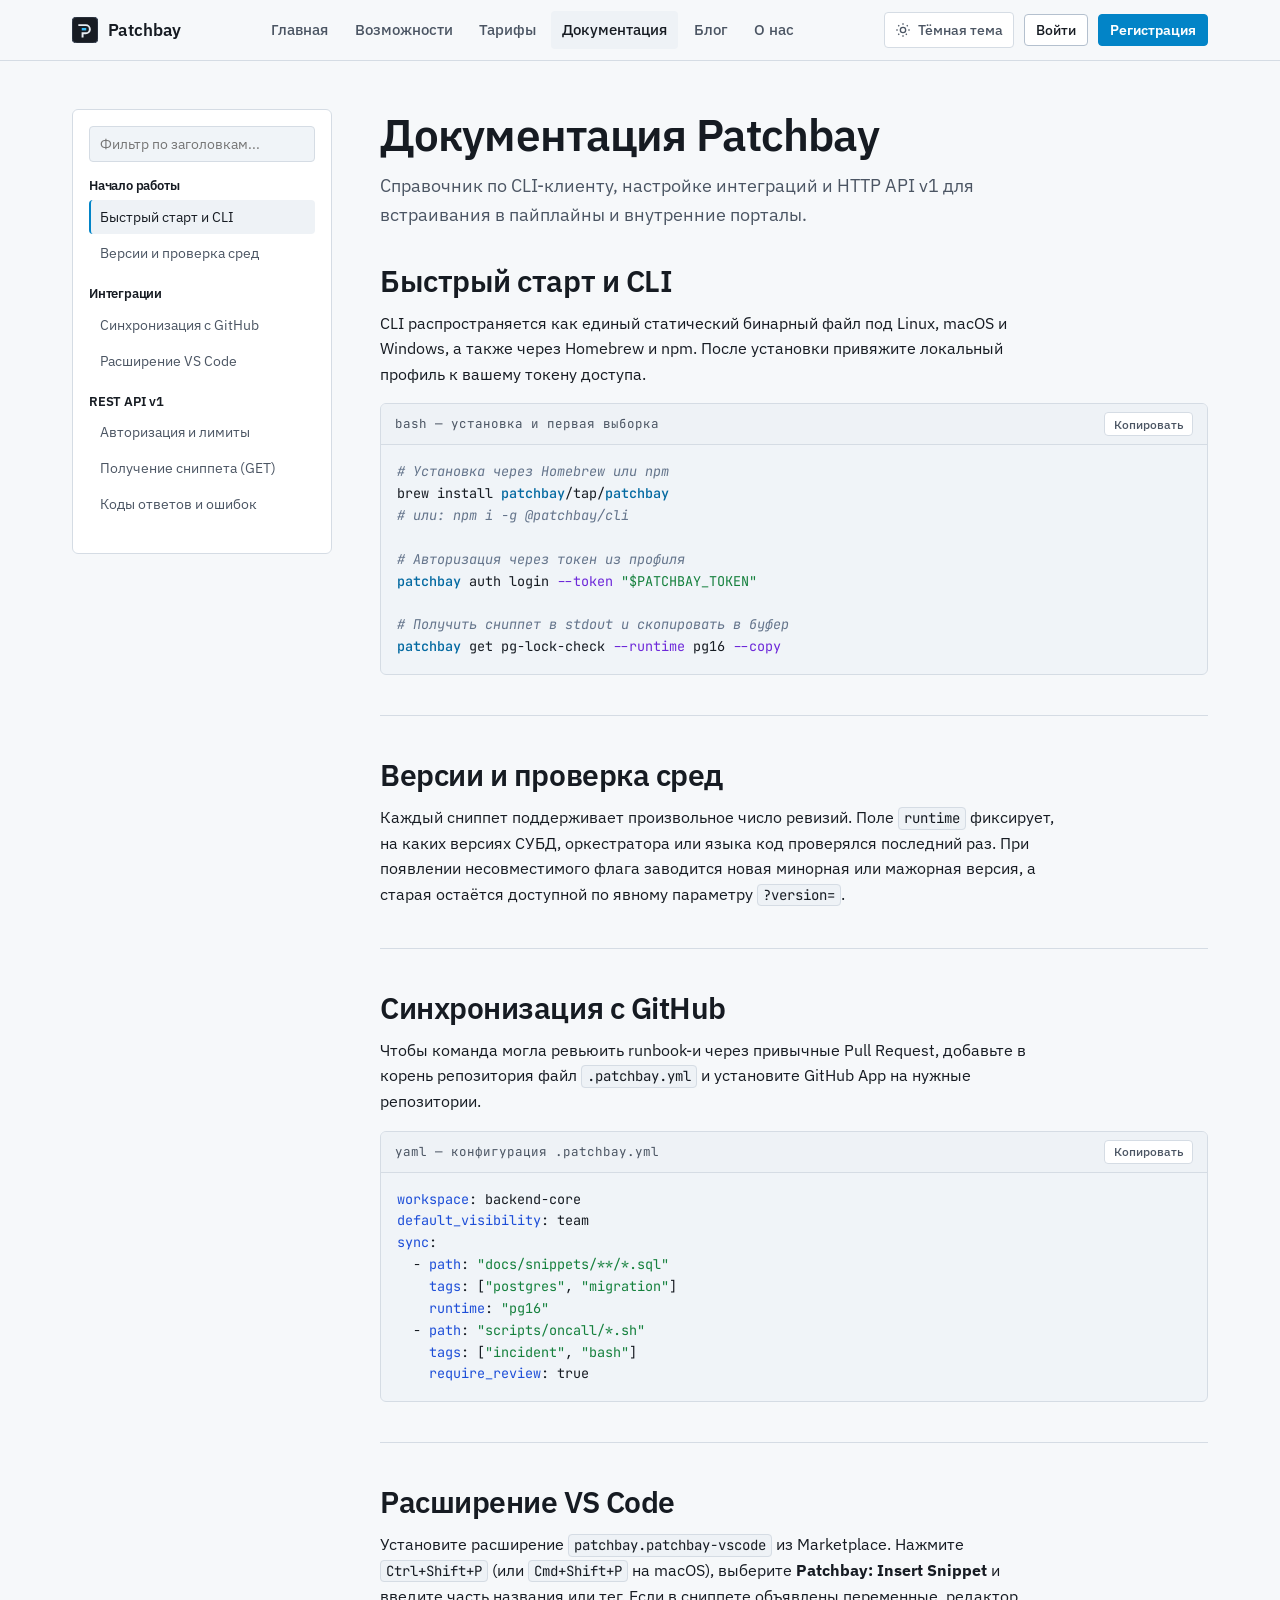
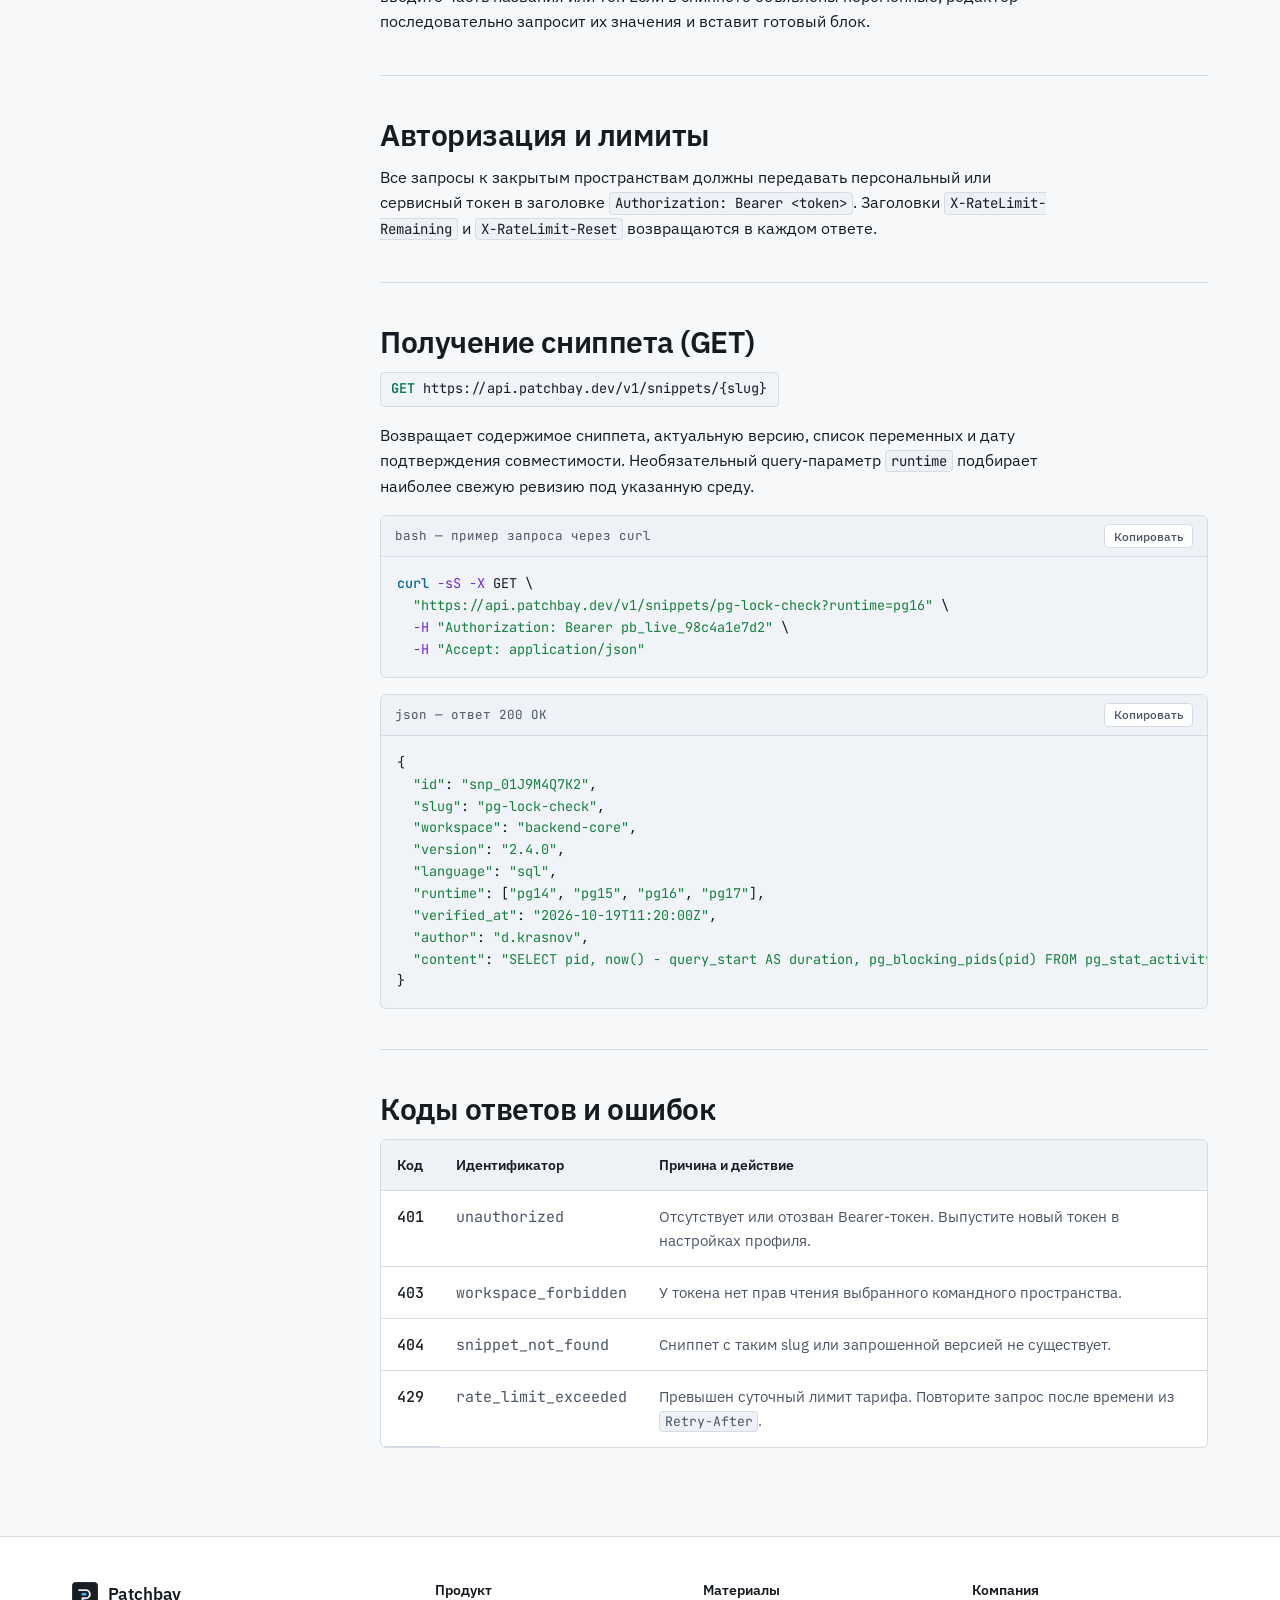
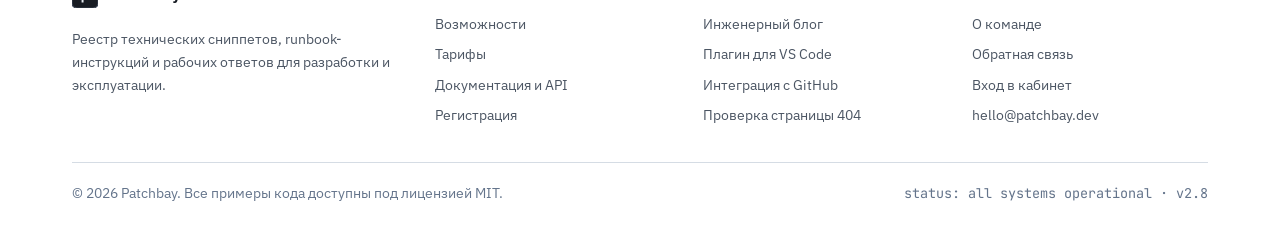
<file: docs.html>
<!DOCTYPE html>
<html lang="ru">
<head>
  <meta charset="UTF-8">
  <meta name="viewport" content="width=device-width, initial-scale=1.0">
  <title>Документация — Patchbay</title>
  <meta name="description" content="Документация Patchbay: быстрый старт CLI, настройка синхронизации с GitHub, плагин VS Code и справочник REST API с примерами запросов.">
  <meta property="og:type" content="website">
  <meta property="og:title" content="Документация Patchbay">
  <meta property="og:description" content="Руководство по CLI, GitHub Sync, VS Code и HTTP API.">
  <meta property="og:image" content="assets/img/og-cover.svg">
  <meta property="og:url" content="https://patchbay-flame.vercel.app/docs.html">
  <link rel="icon" type="image/svg+xml" href="assets/img/favicon.svg">
  <link rel="preconnect" href="https://fonts.googleapis.com">
  <link rel="preconnect" href="https://fonts.gstatic.com" crossorigin>
  <link href="https://fonts.googleapis.com/css2?family=IBM+Plex+Sans:wght@400;500;600&family=JetBrains+Mono:wght@400;500;600&display=swap" rel="stylesheet">
  <script>
    (function () {
      try {
        var t = localStorage.getItem("patchbay-theme");
        if (t === "light" || t === "dark") {
          document.documentElement.setAttribute("data-theme", t);
        }
      } catch (e) {}
    })();
  </script>
  <link rel="stylesheet" href="assets/css/styles.css">
</head>
<body>
  <a class="skip-link" href="#main-content">Перейти к содержимому</a>

  <header class="site-header">
    <div class="container header-inner">
      <a class="brand" href="index.html">
        <svg class="brand-mark" viewBox="0 0 32 32" fill="none" aria-hidden="true">
          <rect width="32" height="32" rx="6" fill="#181C23" stroke="#394252" stroke-width="1.5"/>
          <path d="M9 10H17C19.7614 10 22 12.2386 22 15C22 17.7614 19.7614 20 17 20H13V24" stroke="#E7ECF2" stroke-width="2.4" stroke-linecap="square"/>
          <rect x="12" y="13.5" width="5.5" height="3" fill="#38BDF8"/>
        </svg>
        <span>Patchbay</span>
      </a>

      <nav class="nav-desktop" aria-label="Основная навигация">
        <a class="nav-link" href="index.html">Главная</a>
        <a class="nav-link" href="features.html">Возможности</a>
        <a class="nav-link" href="pricing.html">Тарифы</a>
        <a class="nav-link" href="docs.html" aria-current="page">Документация</a>
        <a class="nav-link" href="blog.html">Блог</a>
        <a class="nav-link" href="about.html">О нас</a>
      </nav>

      <div class="header-actions">
        <button class="theme-toggle" type="button" data-theme-toggle aria-pressed="false" aria-label="Переключить тему">
          <svg viewBox="0 0 24 24" fill="none" stroke="currentColor" stroke-width="2" aria-hidden="true">
            <circle cx="12" cy="12" r="4"/>
            <path d="M12 2v2M12 20v2M4.93 4.93l1.41 1.41M17.66 17.66l-1.41 1.41M2 12h2M20 12h2M6.34 17.66l-1.41 1.41M19.07 4.93l-1.41 1.41"/>
          </svg>
          <span class="theme-label">Светлая тема</span>
        </button>
        <a class="btn btn--secondary btn--sm" href="auth.html?mode=login">Войти</a>
        <a class="btn btn--primary btn--sm" href="auth.html?mode=register">Регистрация</a>
        <button class="menu-toggle" type="button" data-menu-toggle aria-expanded="false" aria-controls="mobile-drawer" aria-label="Открыть меню">
          <svg width="20" height="20" viewBox="0 0 24 24" fill="none" stroke="currentColor" stroke-width="2" aria-hidden="true">
            <path d="M4 7h16M4 12h16M4 17h16"/>
          </svg>
        </button>
      </div>
    </div>

    <div id="mobile-drawer" class="mobile-drawer">
      <nav aria-label="Мобильная навигация">
        <ul class="mobile-nav-list">
          <li><a href="index.html">Главная</a></li>
          <li><a href="features.html">Возможности</a></li>
          <li><a href="pricing.html">Тарифы</a></li>
          <li><a href="docs.html" aria-current="page">Документация</a></li>
          <li><a href="blog.html">Блог</a></li>
          <li><a href="about.html">О нас и контакты</a></li>
        </ul>
      </nav>
      <div class="mobile-drawer-actions">
        <a class="btn btn--secondary btn--sm" href="auth.html?mode=login">Войти</a>
        <a class="btn btn--primary btn--sm" href="auth.html?mode=register">Начать бесплатно</a>
      </div>
    </div>
  </header>

  <main id="main-content">
    <div class="container docs-layout">
      <aside class="docs-sidebar" aria-label="Разделы документации">
        <div class="docs-search-wrap">
          <label for="docs-search" class="skip-link">Поиск по разделам</label>
          <input id="docs-search" class="docs-search-input" type="search" placeholder="Фильтр по заголовкам..." aria-label="Поиск по разделам документации">
        </div>

        <nav>
          <div class="docs-nav-group">
            <h2 class="docs-nav-title">Начало работы</h2>
            <ul class="docs-nav-list">
              <li><a class="docs-nav-link is-active" href="#quickstart" data-doc-link data-keywords="cli установка авторизация токен">Быстрый старт и CLI</a></li>
              <li><a class="docs-nav-link" href="#versioning" data-doc-link data-keywords="версии runtime semver откат">Версии и проверка сред</a></li>
            </ul>
          </div>

          <div class="docs-nav-group">
            <h2 class="docs-nav-title">Интеграции</h2>
            <ul class="docs-nav-list">
              <li><a class="docs-nav-link" href="#github-sync" data-doc-link data-keywords="github yaml репозиторий вебхук">Синхронизация с GitHub</a></li>
              <li><a class="docs-nav-link" href="#vscode" data-doc-link data-keywords="vs code редактор палитра вставка">Расширение VS Code</a></li>
            </ul>
          </div>

          <div class="docs-nav-group">
            <h2 class="docs-nav-title">REST API v1</h2>
            <ul class="docs-nav-list">
              <li><a class="docs-nav-link" href="#api-auth" data-doc-link data-keywords="bearer token заголовки лимиты">Авторизация и лимиты</a></li>
              <li><a class="docs-nav-link" href="#api-example" data-doc-link data-keywords="get snippets запрос ответ json curl">Получение сниппета (GET)</a></li>
              <li><a class="docs-nav-link" href="#api-errors" data-doc-link data-keywords="коды ошибок 401 404 429">Коды ответов и ошибок</a></li>
            </ul>
          </div>
          <p id="docs-empty" class="docs-empty">Совпадений по заголовкам не найдено.</p>
        </nav>
      </aside>

      <div class="docs-content">
        <div class="section-header">
          <h1>Документация Patchbay</h1>
          <p class="lead">Справочник по CLI-клиенту, настройке интеграций и HTTP API v1 для встраивания в пайплайны и внутренние порталы.</p>
        </div>

        <section class="doc-section" id="quickstart">
          <h2>Быстрый старт и CLI</h2>
          <p>CLI распространяется как единый статический бинарный файл под Linux, macOS и Windows, а также через Homebrew и npm. После установки привяжите локальный профиль к вашему токену доступа.</p>
          <div class="code-block">
            <div class="code-header">
              <span>bash — установка и первая выборка</span>
              <button class="copy-btn" type="button" data-copy-self>Копировать</button>
            </div>
            <pre class="code-pre"><code data-lang="bash"># Установка через Homebrew или npm
brew install patchbay/tap/patchbay
# или: npm i -g @patchbay/cli

# Авторизация через токен из профиля
patchbay auth login --token "$PATCHBAY_TOKEN"

# Получить сниппет в stdout и скопировать в буфер
patchbay get pg-lock-check --runtime pg16 --copy</code></pre>
          </div>
        </section>

        <section class="doc-section" id="versioning">
          <h2>Версии и проверка сред</h2>
          <p>Каждый сниппет поддерживает произвольное число ревизий. Поле <code>runtime</code> фиксирует, на каких версиях СУБД, оркестратора или языка код проверялся последний раз. При появлении несовместимого флага заводится новая минорная или мажорная версия, а старая остаётся доступной по явному параметру <code>?version=</code>.</p>
        </section>

        <section class="doc-section" id="github-sync">
          <h2>Синхронизация с GitHub</h2>
          <p>Чтобы команда могла ревьюить runbook-и через привычные Pull Request, добавьте в корень репозитория файл <code>.patchbay.yml</code> и установите GitHub App на нужные репозитории.</p>
          <div class="code-block">
            <div class="code-header">
              <span>yaml — конфигурация .patchbay.yml</span>
              <button class="copy-btn" type="button" data-copy-self>Копировать</button>
            </div>
            <pre class="code-pre"><code data-lang="yaml">workspace: backend-core
default_visibility: team
sync:
  - path: "docs/snippets/**/*.sql"
    tags: ["postgres", "migration"]
    runtime: "pg16"
  - path: "scripts/oncall/*.sh"
    tags: ["incident", "bash"]
    require_review: true</code></pre>
          </div>
        </section>

        <section class="doc-section" id="vscode">
          <h2>Расширение VS Code</h2>
          <p>Установите расширение <code>patchbay.patchbay-vscode</code> из Marketplace. Нажмите <code>Ctrl+Shift+P</code> (или <code>Cmd+Shift+P</code> на macOS), выберите <strong>Patchbay: Insert Snippet</strong> и введите часть названия или тег. Если в сниппете объявлены переменные, редактор последовательно запросит их значения и вставит готовый блок.</p>
        </section>

        <section class="doc-section" id="api-auth">
          <h2>Авторизация и лимиты</h2>
          <p>Все запросы к закрытым пространствам должны передавать персональный или сервисный токен в заголовке <code>Authorization: Bearer &lt;token&gt;</code>. Заголовки <code>X-RateLimit-Remaining</code> и <code>X-RateLimit-Reset</code> возвращаются в каждом ответе.</p>
        </section>

        <section class="doc-section" id="api-example">
          <h2>Получение сниппета (GET)</h2>
          <div class="endpoint-badge">
            <span class="http-method">GET</span>
            <span>https://api.patchbay.dev/v1/snippets/{slug}</span>
          </div>
          <p>Возвращает содержимое сниппета, актуальную версию, список переменных и дату подтверждения совместимости. Необязательный query-параметр <code>runtime</code> подбирает наиболее свежую ревизию под указанную среду.</p>

          <div class="code-block" style="margin-bottom: 1rem;">
            <div class="code-header">
              <span>bash — пример запроса через curl</span>
              <button class="copy-btn" type="button" data-copy-self>Копировать</button>
            </div>
            <pre class="code-pre"><code data-lang="bash">curl -sS -X GET \
  "https://api.patchbay.dev/v1/snippets/pg-lock-check?runtime=pg16" \
  -H "Authorization: Bearer pb_live_98c4a1e7d2" \
  -H "Accept: application/json"</code></pre>
          </div>

          <div class="code-block">
            <div class="code-header">
              <span>json — ответ 200 OK</span>
              <button class="copy-btn" type="button" data-copy-self>Копировать</button>
            </div>
            <pre class="code-pre"><code data-lang="json">{
  "id": "snp_01J9M4Q7K2",
  "slug": "pg-lock-check",
  "workspace": "backend-core",
  "version": "2.4.0",
  "language": "sql",
  "runtime": ["pg14", "pg15", "pg16", "pg17"],
  "verified_at": "2026-10-19T11:20:00Z",
  "author": "d.krasnov",
  "content": "SELECT pid, now() - query_start AS duration, pg_blocking_pids(pid) FROM pg_stat_activity WHERE state <> 'idle';"
}</code></pre>
          </div>
        </section>

        <section class="doc-section" id="api-errors">
          <h2>Коды ответов и ошибок</h2>
          <div class="table-wrap">
            <table class="data-table">
              <thead>
                <tr>
                  <th scope="col">Код</th>
                  <th scope="col">Идентификатор</th>
                  <th scope="col">Причина и действие</th>
                </tr>
              </thead>
              <tbody>
                <tr>
                  <th scope="row" class="mono">401</th>
                  <td class="mono">unauthorized</td>
                  <td>Отсутствует или отозван Bearer-токен. Выпустите новый токен в настройках профиля.</td>
                </tr>
                <tr>
                  <th scope="row" class="mono">403</th>
                  <td class="mono">workspace_forbidden</td>
                  <td>У токена нет прав чтения выбранного командного пространства.</td>
                </tr>
                <tr>
                  <th scope="row" class="mono">404</th>
                  <td class="mono">snippet_not_found</td>
                  <td>Сниппет с таким slug или запрошенной версией не существует.</td>
                </tr>
                <tr>
                  <th scope="row" class="mono">429</th>
                  <td class="mono">rate_limit_exceeded</td>
                  <td>Превышен суточный лимит тарифа. Повторите запрос после времени из <code>Retry-After</code>.</td>
                </tr>
              </tbody>
            </table>
          </div>
        </section>
      </div>
    </div>
  </main>

  <footer class="site-footer">
    <div class="container">
      <div class="footer-grid">
        <div class="footer-col">
          <a class="brand" href="index.html">
            <svg class="brand-mark" viewBox="0 0 32 32" fill="none" aria-hidden="true">
              <rect width="32" height="32" rx="6" fill="#181C23" stroke="#394252" stroke-width="1.5"/>
              <path d="M9 10H17C19.7614 10 22 12.2386 22 15C22 17.7614 19.7614 20 17 20H13V24" stroke="#E7ECF2" stroke-width="2.4" stroke-linecap="square"/>
              <rect x="12" y="13.5" width="5.5" height="3" fill="#38BDF8"/>
            </svg>
            <span>Patchbay</span>
          </a>
          <p class="muted" style="margin-top: 0.75rem; font-size: 0.9rem;">Реестр технических сниппетов, runbook-инструкций и рабочих ответов для разработки и эксплуатации.</p>
        </div>
        <div class="footer-col">
          <h3>Продукт</h3>
          <ul class="footer-links">
            <li><a href="features.html">Возможности</a></li>
            <li><a href="pricing.html">Тарифы</a></li>
            <li><a href="docs.html">Документация и API</a></li>
            <li><a href="auth.html?mode=register">Регистрация</a></li>
          </ul>
        </div>
        <div class="footer-col">
          <h3>Материалы</h3>
          <ul class="footer-links">
            <li><a href="blog.html">Инженерный блог</a></li>
            <li><a href="docs.html#vscode">Плагин для VS Code</a></li>
            <li><a href="docs.html#github-sync">Интеграция с GitHub</a></li>
            <li><a href="404.html">Проверка страницы 404</a></li>
          </ul>
        </div>
        <div class="footer-col">
          <h3>Компания</h3>
          <ul class="footer-links">
            <li><a href="about.html">О команде</a></li>
            <li><a href="about.html#contact">Обратная связь</a></li>
            <li><a href="auth.html?mode=login">Вход в кабинет</a></li>
            <li><a href="mailto:hello@patchbay.dev">hello@patchbay.dev</a></li>
          </ul>
        </div>
      </div>
      <div class="footer-bottom">
        <span>© 2026 Patchbay. Все примеры кода доступны под лицензией MIT.</span>
        <span class="mono">status: all systems operational · v2.8</span>
      </div>
    </div>
  </footer>

  <script src="assets/js/app.js" defer></script>
</body>
</html>
</file>
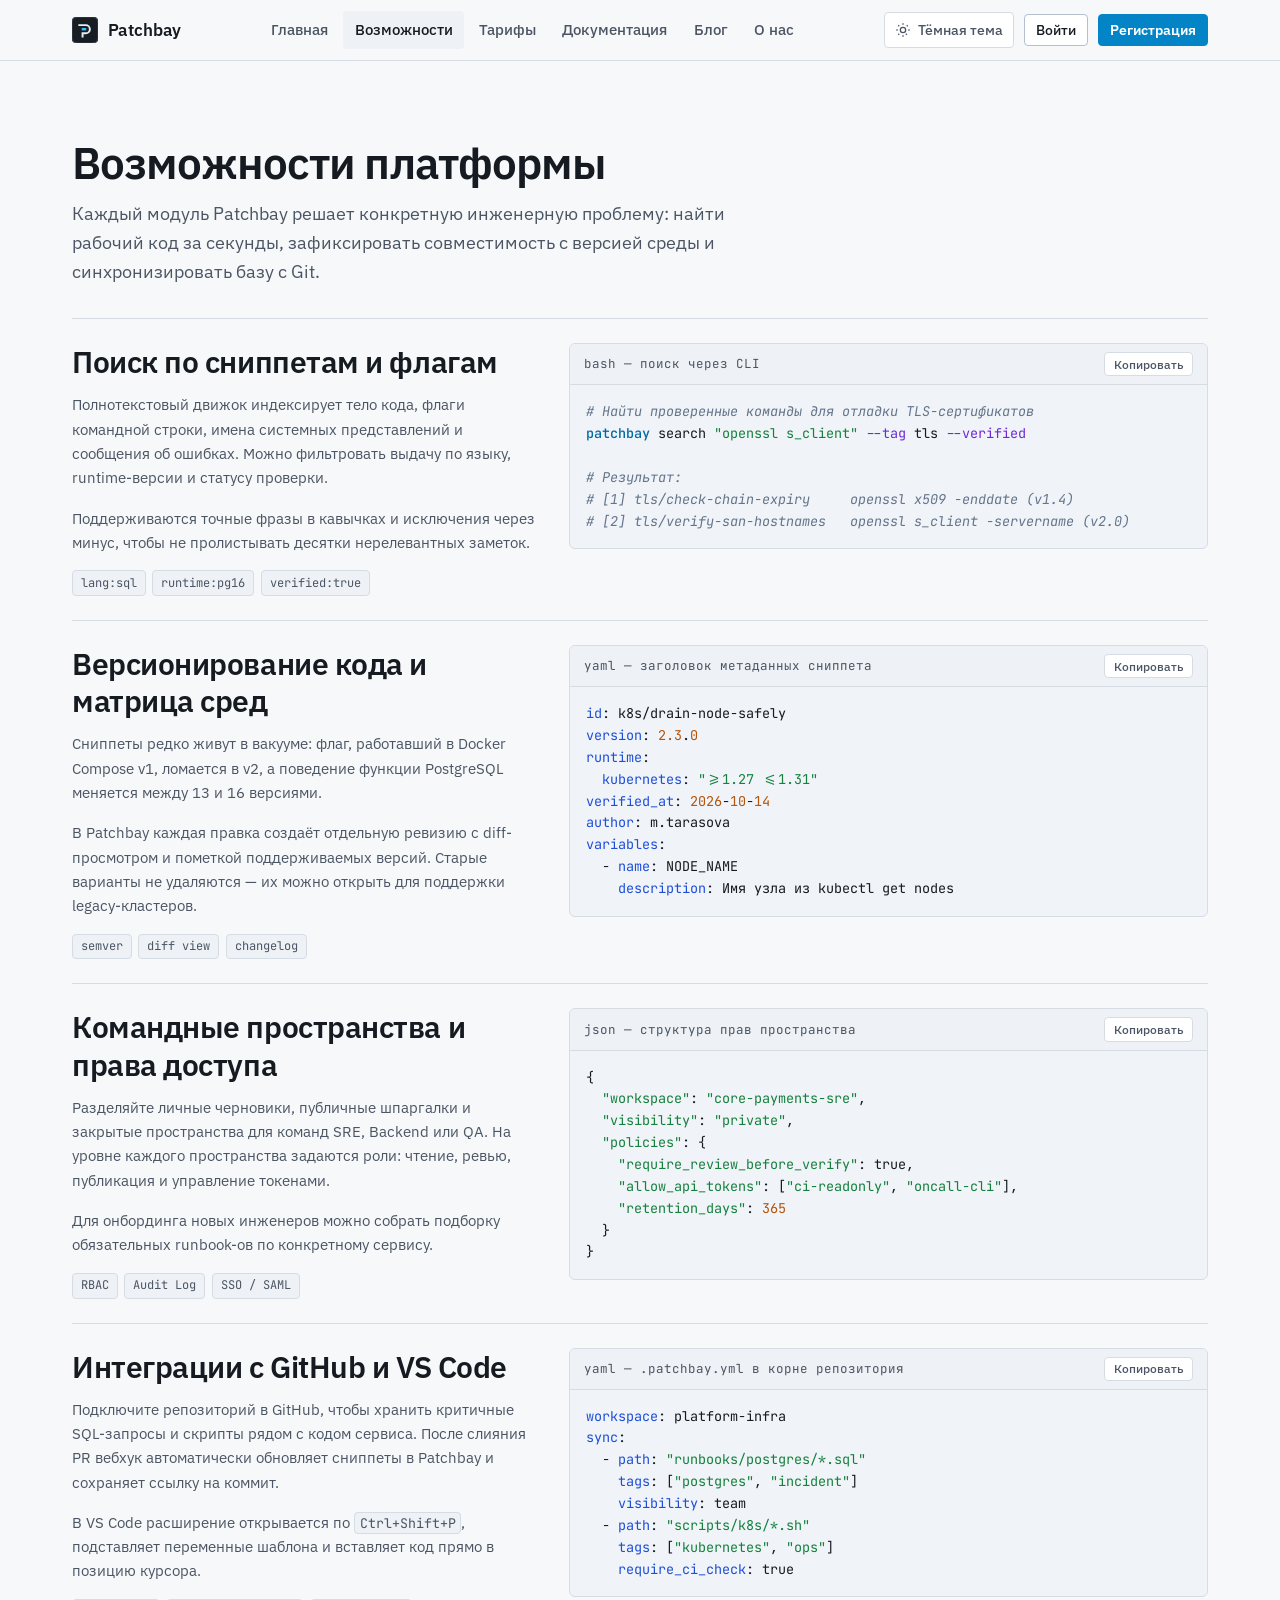
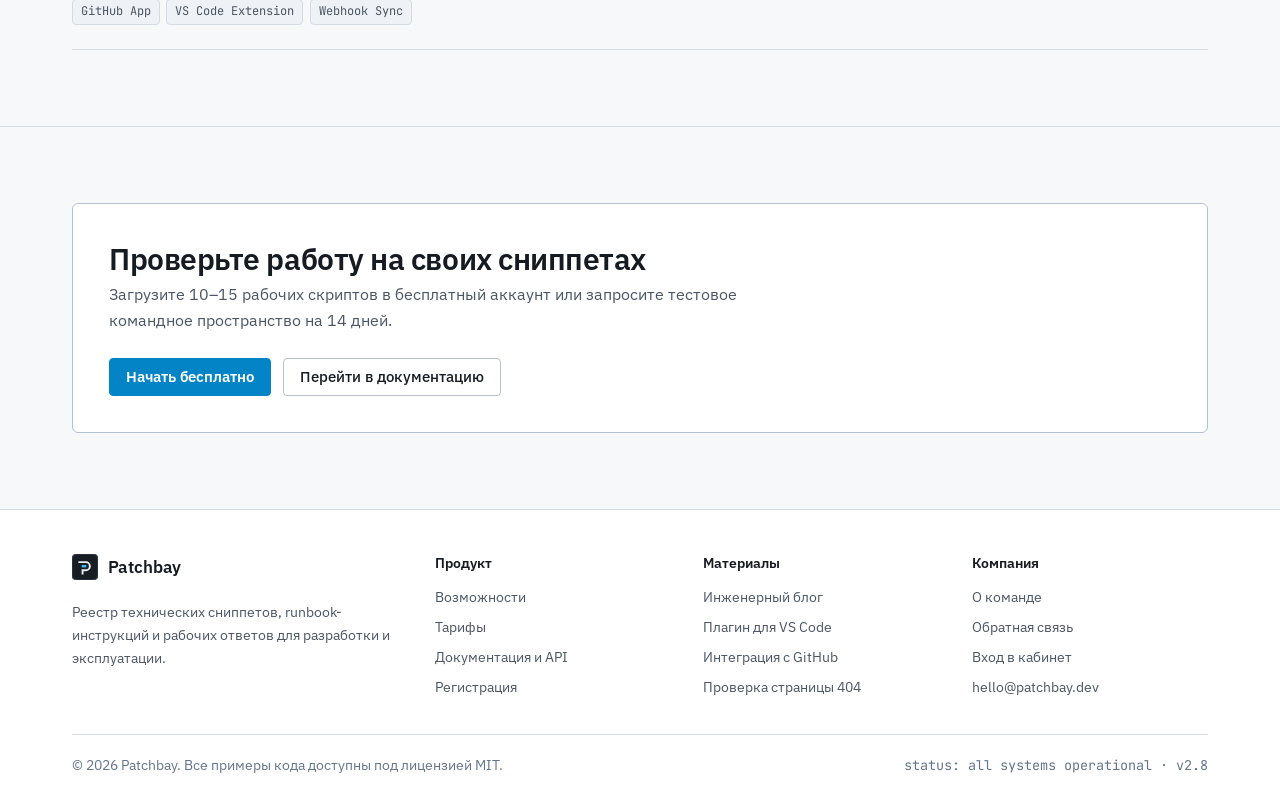
<file: features.html>
<!DOCTYPE html>
<html lang="ru">
<head>
  <meta charset="UTF-8">
  <meta name="viewport" content="width=device-width, initial-scale=1.0">
  <title>Возможности — Patchbay</title>
  <meta name="description" content="Поиск по сниппетам, версионирование кода, командные пространства, двусторонняя синхронизация с GitHub и расширение для VS Code.">
  <meta property="og:type" content="website">
  <meta property="og:title" content="Возможности Patchbay">
  <meta property="og:description" content="Инструменты для хранения и поиска проверенных технических решений в команде.">
  <meta property="og:image" content="assets/img/og-cover.svg">
  <meta property="og:url" content="https://patchbay-flame.vercel.app/features.html">
  <link rel="icon" type="image/svg+xml" href="assets/img/favicon.svg">
  <link rel="preconnect" href="https://fonts.googleapis.com">
  <link rel="preconnect" href="https://fonts.gstatic.com" crossorigin>
  <link href="https://fonts.googleapis.com/css2?family=IBM+Plex+Sans:wght@400;500;600&family=JetBrains+Mono:wght@400;500;600&display=swap" rel="stylesheet">
  <script>
    (function () {
      try {
        var t = localStorage.getItem("patchbay-theme");
        if (t === "light" || t === "dark") {
          document.documentElement.setAttribute("data-theme", t);
        }
      } catch (e) {}
    })();
  </script>
  <link rel="stylesheet" href="assets/css/styles.css">
</head>
<body>
  <a class="skip-link" href="#main-content">Перейти к содержимому</a>

  <header class="site-header">
    <div class="container header-inner">
      <a class="brand" href="index.html">
        <svg class="brand-mark" viewBox="0 0 32 32" fill="none" aria-hidden="true">
          <rect width="32" height="32" rx="6" fill="#181C23" stroke="#394252" stroke-width="1.5"/>
          <path d="M9 10H17C19.7614 10 22 12.2386 22 15C22 17.7614 19.7614 20 17 20H13V24" stroke="#E7ECF2" stroke-width="2.4" stroke-linecap="square"/>
          <rect x="12" y="13.5" width="5.5" height="3" fill="#38BDF8"/>
        </svg>
        <span>Patchbay</span>
      </a>

      <nav class="nav-desktop" aria-label="Основная навигация">
        <a class="nav-link" href="index.html">Главная</a>
        <a class="nav-link" href="features.html" aria-current="page">Возможности</a>
        <a class="nav-link" href="pricing.html">Тарифы</a>
        <a class="nav-link" href="docs.html">Документация</a>
        <a class="nav-link" href="blog.html">Блог</a>
        <a class="nav-link" href="about.html">О нас</a>
      </nav>

      <div class="header-actions">
        <button class="theme-toggle" type="button" data-theme-toggle aria-pressed="false" aria-label="Переключить тему">
          <svg viewBox="0 0 24 24" fill="none" stroke="currentColor" stroke-width="2" aria-hidden="true">
            <circle cx="12" cy="12" r="4"/>
            <path d="M12 2v2M12 20v2M4.93 4.93l1.41 1.41M17.66 17.66l-1.41 1.41M2 12h2M20 12h2M6.34 17.66l-1.41 1.41M19.07 4.93l-1.41 1.41"/>
          </svg>
          <span class="theme-label">Светлая тема</span>
        </button>
        <a class="btn btn--secondary btn--sm" href="auth.html?mode=login">Войти</a>
        <a class="btn btn--primary btn--sm" href="auth.html?mode=register">Регистрация</a>
        <button class="menu-toggle" type="button" data-menu-toggle aria-expanded="false" aria-controls="mobile-drawer" aria-label="Открыть меню">
          <svg width="20" height="20" viewBox="0 0 24 24" fill="none" stroke="currentColor" stroke-width="2" aria-hidden="true">
            <path d="M4 7h16M4 12h16M4 17h16"/>
          </svg>
        </button>
      </div>
    </div>

    <div id="mobile-drawer" class="mobile-drawer">
      <nav aria-label="Мобильная навигация">
        <ul class="mobile-nav-list">
          <li><a href="index.html">Главная</a></li>
          <li><a href="features.html" aria-current="page">Возможности</a></li>
          <li><a href="pricing.html">Тарифы</a></li>
          <li><a href="docs.html">Документация</a></li>
          <li><a href="blog.html">Блог</a></li>
          <li><a href="about.html">О нас и контакты</a></li>
        </ul>
      </nav>
      <div class="mobile-drawer-actions">
        <a class="btn btn--secondary btn--sm" href="auth.html?mode=login">Войти</a>
        <a class="btn btn--primary btn--sm" href="auth.html?mode=register">Начать бесплатно</a>
      </div>
    </div>
  </header>

  <main id="main-content">
    <section class="section">
      <div class="container">
        <div class="section-header">
          <h1>Возможности платформы</h1>
          <p class="lead">Каждый модуль Patchbay решает конкретную инженерную проблему: найти рабочий код за секунды, зафиксировать совместимость с версией среды и синхронизировать базу с Git.</p>
        </div>

        <div class="spec-list">
          <article class="spec-row" id="search">
            <div>
              <h2>Поиск по сниппетам и флагам</h2>
              <p>Полнотекстовый движок индексирует тело кода, флаги командной строки, имена системных представлений и сообщения об ошибках. Можно фильтровать выдачу по языку, runtime-версии и статусу проверки.</p>
              <p>Поддерживаются точные фразы в кавычках и исключения через минус, чтобы не пролистывать десятки нерелевантных заметок.</p>
              <div class="spec-meta">
                <span class="tag">lang:sql</span>
                <span class="tag">runtime:pg16</span>
                <span class="tag">verified:true</span>
              </div>
            </div>
            <div class="code-block">
              <div class="code-header">
                <span>bash — поиск через CLI</span>
                <button class="copy-btn" type="button" data-copy-self>Копировать</button>
              </div>
              <pre class="code-pre"><code data-lang="bash"># Найти проверенные команды для отладки TLS-сертификатов
patchbay search "openssl s_client" --tag tls --verified

# Результат:
# [1] tls/check-chain-expiry     openssl x509 -enddate (v1.4)
# [2] tls/verify-san-hostnames   openssl s_client -servername (v2.0)</code></pre>
            </div>
          </article>

          <article class="spec-row" id="versions">
            <div>
              <h2>Версионирование кода и матрица сред</h2>
              <p>Сниппеты редко живут в вакууме: флаг, работавший в Docker Compose v1, ломается в v2, а поведение функции PostgreSQL меняется между 13 и 16 версиями.</p>
              <p>В Patchbay каждая правка создаёт отдельную ревизию с diff-просмотром и пометкой поддерживаемых версий. Старые варианты не удаляются — их можно открыть для поддержки legacy-кластеров.</p>
              <div class="spec-meta">
                <span class="tag">semver</span>
                <span class="tag">diff view</span>
                <span class="tag">changelog</span>
              </div>
            </div>
            <div class="code-block">
              <div class="code-header">
                <span>yaml — заголовок метаданных сниппета</span>
                <button class="copy-btn" type="button" data-copy-self>Копировать</button>
              </div>
              <pre class="code-pre"><code data-lang="yaml">id: k8s/drain-node-safely
version: 2.3.0
runtime:
  kubernetes: ">=1.27 <=1.31"
verified_at: 2026-10-14
author: m.tarasova
variables:
  - name: NODE_NAME
    description: Имя узла из kubectl get nodes</code></pre>
            </div>
          </article>

          <article class="spec-row" id="spaces">
            <div>
              <h2>Командные пространства и права доступа</h2>
              <p>Разделяйте личные черновики, публичные шпаргалки и закрытые пространства для команд SRE, Backend или QA. На уровне каждого пространства задаются роли: чтение, ревью, публикация и управление токенами.</p>
              <p>Для онбординга новых инженеров можно собрать подборку обязательных runbook-ов по конкретному сервису.</p>
              <div class="spec-meta">
                <span class="tag">RBAC</span>
                <span class="tag">Audit Log</span>
                <span class="tag">SSO / SAML</span>
              </div>
            </div>
            <div class="code-block">
              <div class="code-header">
                <span>json — структура прав пространства</span>
                <button class="copy-btn" type="button" data-copy-self>Копировать</button>
              </div>
              <pre class="code-pre"><code data-lang="json">{
  "workspace": "core-payments-sre",
  "visibility": "private",
  "policies": {
    "require_review_before_verify": true,
    "allow_api_tokens": ["ci-readonly", "oncall-cli"],
    "retention_days": 365
  }
}</code></pre>
            </div>
          </article>

          <article class="spec-row" id="integrations">
            <div>
              <h2>Интеграции с GitHub и VS Code</h2>
              <p>Подключите репозиторий в GitHub, чтобы хранить критичные SQL-запросы и скрипты рядом с кодом сервиса. После слияния PR вебхук автоматически обновляет сниппеты в Patchbay и сохраняет ссылку на коммит.</p>
              <p>В VS Code расширение открывается по <code>Ctrl+Shift+P</code>, подставляет переменные шаблона и вставляет код прямо в позицию курсора.</p>
              <div class="spec-meta">
                <span class="tag">GitHub App</span>
                <span class="tag">VS Code Extension</span>
                <span class="tag">Webhook Sync</span>
              </div>
            </div>
            <div class="code-block">
              <div class="code-header">
                <span>yaml — .patchbay.yml в корне репозитория</span>
                <button class="copy-btn" type="button" data-copy-self>Копировать</button>
              </div>
              <pre class="code-pre"><code data-lang="yaml">workspace: platform-infra
sync:
  - path: "runbooks/postgres/*.sql"
    tags: ["postgres", "incident"]
    visibility: team
  - path: "scripts/k8s/*.sh"
    tags: ["kubernetes", "ops"]
    require_ci_check: true</code></pre>
            </div>
          </article>
        </div>
      </div>
    </section>

    <section class="section section--no-border">
      <div class="container">
        <div class="cta-band">
          <div>
            <h2>Проверьте работу на своих сниппетах</h2>
            <p>Загрузите 10–15 рабочих скриптов в бесплатный аккаунт или запросите тестовое командное пространство на 14 дней.</p>
          </div>
          <div class="cta-actions">
            <a class="btn btn--primary" href="auth.html?mode=register&plan=free">Начать бесплатно</a>
            <a class="btn btn--secondary" href="docs.html">Перейти в документацию</a>
          </div>
        </div>
      </div>
    </section>
  </main>

  <footer class="site-footer">
    <div class="container">
      <div class="footer-grid">
        <div class="footer-col">
          <a class="brand" href="index.html">
            <svg class="brand-mark" viewBox="0 0 32 32" fill="none" aria-hidden="true">
              <rect width="32" height="32" rx="6" fill="#181C23" stroke="#394252" stroke-width="1.5"/>
              <path d="M9 10H17C19.7614 10 22 12.2386 22 15C22 17.7614 19.7614 20 17 20H13V24" stroke="#E7ECF2" stroke-width="2.4" stroke-linecap="square"/>
              <rect x="12" y="13.5" width="5.5" height="3" fill="#38BDF8"/>
            </svg>
            <span>Patchbay</span>
          </a>
          <p class="muted" style="margin-top: 0.75rem; font-size: 0.9rem;">Реестр технических сниппетов, runbook-инструкций и рабочих ответов для разработки и эксплуатации.</p>
        </div>
        <div class="footer-col">
          <h3>Продукт</h3>
          <ul class="footer-links">
            <li><a href="features.html">Возможности</a></li>
            <li><a href="pricing.html">Тарифы</a></li>
            <li><a href="docs.html">Документация и API</a></li>
            <li><a href="auth.html?mode=register">Регистрация</a></li>
          </ul>
        </div>
        <div class="footer-col">
          <h3>Материалы</h3>
          <ul class="footer-links">
            <li><a href="blog.html">Инженерный блог</a></li>
            <li><a href="docs.html#vscode">Плагин для VS Code</a></li>
            <li><a href="docs.html#github-sync">Интеграция с GitHub</a></li>
            <li><a href="404.html">Проверка страницы 404</a></li>
          </ul>
        </div>
        <div class="footer-col">
          <h3>Компания</h3>
          <ul class="footer-links">
            <li><a href="about.html">О команде</a></li>
            <li><a href="about.html#contact">Обратная связь</a></li>
            <li><a href="auth.html?mode=login">Вход в кабинет</a></li>
            <li><a href="mailto:hello@patchbay.dev">hello@patchbay.dev</a></li>
          </ul>
        </div>
      </div>
      <div class="footer-bottom">
        <span>© 2026 Patchbay. Все примеры кода доступны под лицензией MIT.</span>
        <span class="mono">status: all systems operational · v2.8</span>
      </div>
    </div>
  </footer>

  <script src="assets/js/app.js" defer></script>
</body>
</html>
</file>
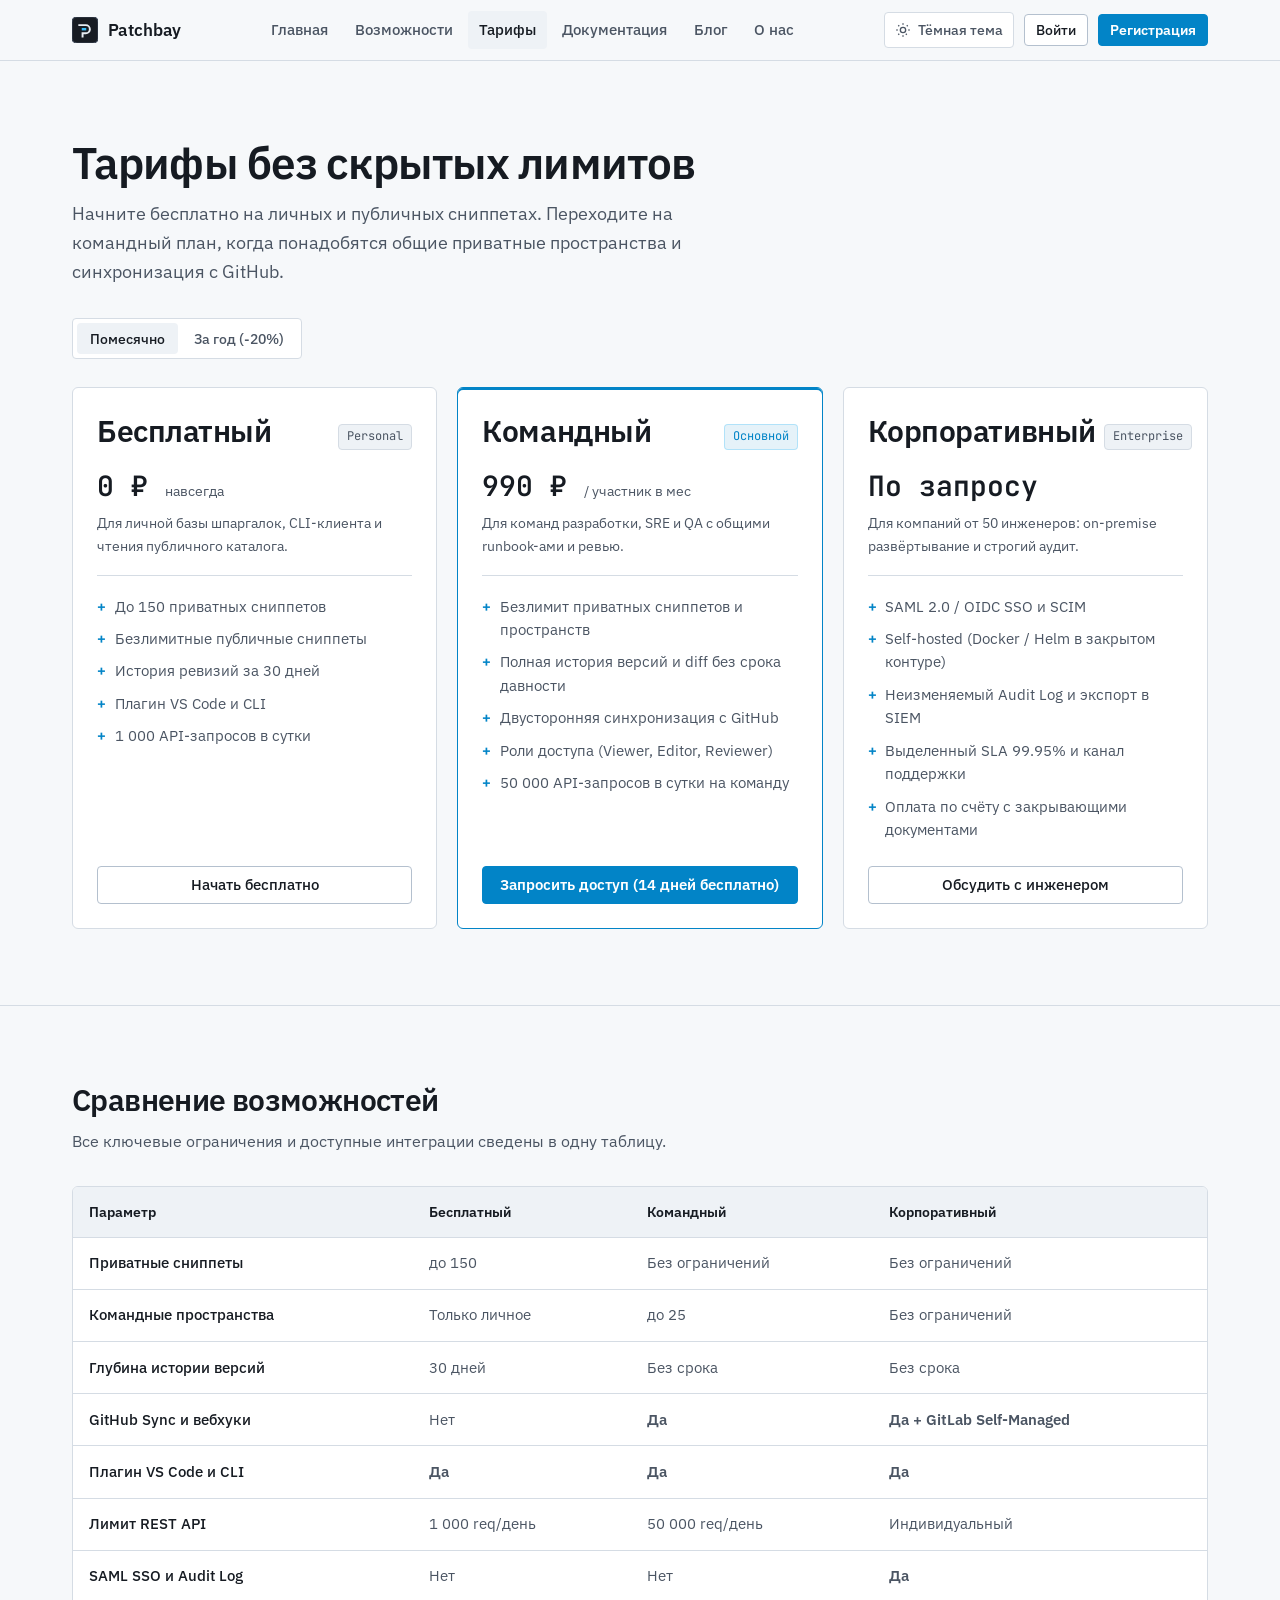
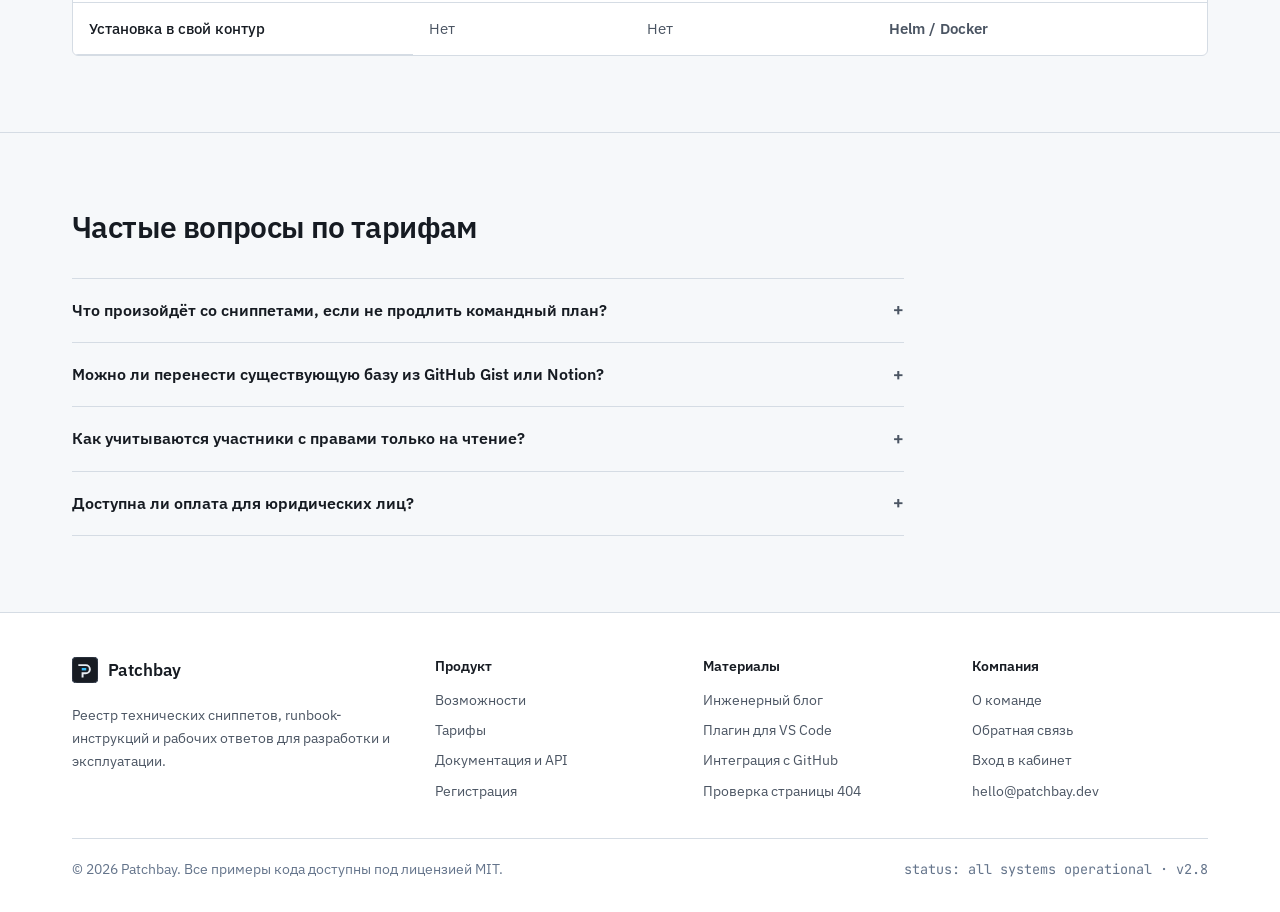
<file: pricing.html>
<!DOCTYPE html>
<html lang="ru">
<head>
  <meta charset="UTF-8">
  <meta name="viewport" content="width=device-width, initial-scale=1.0">
  <title>Тарифы — Patchbay</title>
  <meta name="description" content="Бесплатный, командный и корпоративный тарифы Patchbay. Таблица сравнения лимитов, интеграций и ответы на частые вопросы.">
  <meta property="og:type" content="website">
  <meta property="og:title" content="Тарифы Patchbay">
  <meta property="og:description" content="Прозрачные планы для индивидуальных разработчиков, команд и крупных организаций.">
  <meta property="og:image" content="assets/img/og-cover.svg">
  <meta property="og:url" content="https://patchbay-flame.vercel.app/pricing.html">
  <link rel="icon" type="image/svg+xml" href="assets/img/favicon.svg">
  <link rel="preconnect" href="https://fonts.googleapis.com">
  <link rel="preconnect" href="https://fonts.gstatic.com" crossorigin>
  <link href="https://fonts.googleapis.com/css2?family=IBM+Plex+Sans:wght@400;500;600&family=JetBrains+Mono:wght@400;500;600&display=swap" rel="stylesheet">
  <script>
    (function () {
      try {
        var t = localStorage.getItem("patchbay-theme");
        if (t === "light" || t === "dark") {
          document.documentElement.setAttribute("data-theme", t);
        }
      } catch (e) {}
    })();
  </script>
  <link rel="stylesheet" href="assets/css/styles.css">
</head>
<body>
  <a class="skip-link" href="#main-content">Перейти к содержимому</a>

  <header class="site-header">
    <div class="container header-inner">
      <a class="brand" href="index.html">
        <svg class="brand-mark" viewBox="0 0 32 32" fill="none" aria-hidden="true">
          <rect width="32" height="32" rx="6" fill="#181C23" stroke="#394252" stroke-width="1.5"/>
          <path d="M9 10H17C19.7614 10 22 12.2386 22 15C22 17.7614 19.7614 20 17 20H13V24" stroke="#E7ECF2" stroke-width="2.4" stroke-linecap="square"/>
          <rect x="12" y="13.5" width="5.5" height="3" fill="#38BDF8"/>
        </svg>
        <span>Patchbay</span>
      </a>

      <nav class="nav-desktop" aria-label="Основная навигация">
        <a class="nav-link" href="index.html">Главная</a>
        <a class="nav-link" href="features.html">Возможности</a>
        <a class="nav-link" href="pricing.html" aria-current="page">Тарифы</a>
        <a class="nav-link" href="docs.html">Документация</a>
        <a class="nav-link" href="blog.html">Блог</a>
        <a class="nav-link" href="about.html">О нас</a>
      </nav>

      <div class="header-actions">
        <button class="theme-toggle" type="button" data-theme-toggle aria-pressed="false" aria-label="Переключить тему">
          <svg viewBox="0 0 24 24" fill="none" stroke="currentColor" stroke-width="2" aria-hidden="true">
            <circle cx="12" cy="12" r="4"/>
            <path d="M12 2v2M12 20v2M4.93 4.93l1.41 1.41M17.66 17.66l-1.41 1.41M2 12h2M20 12h2M6.34 17.66l-1.41 1.41M19.07 4.93l-1.41 1.41"/>
          </svg>
          <span class="theme-label">Светлая тема</span>
        </button>
        <a class="btn btn--secondary btn--sm" href="auth.html?mode=login">Войти</a>
        <a class="btn btn--primary btn--sm" href="auth.html?mode=register">Регистрация</a>
        <button class="menu-toggle" type="button" data-menu-toggle aria-expanded="false" aria-controls="mobile-drawer" aria-label="Открыть меню">
          <svg width="20" height="20" viewBox="0 0 24 24" fill="none" stroke="currentColor" stroke-width="2" aria-hidden="true">
            <path d="M4 7h16M4 12h16M4 17h16"/>
          </svg>
        </button>
      </div>
    </div>

    <div id="mobile-drawer" class="mobile-drawer">
      <nav aria-label="Мобильная навигация">
        <ul class="mobile-nav-list">
          <li><a href="index.html">Главная</a></li>
          <li><a href="features.html">Возможности</a></li>
          <li><a href="pricing.html" aria-current="page">Тарифы</a></li>
          <li><a href="docs.html">Документация</a></li>
          <li><a href="blog.html">Блог</a></li>
          <li><a href="about.html">О нас и контакты</a></li>
        </ul>
      </nav>
      <div class="mobile-drawer-actions">
        <a class="btn btn--secondary btn--sm" href="auth.html?mode=login">Войти</a>
        <a class="btn btn--primary btn--sm" href="auth.html?mode=register">Начать бесплатно</a>
      </div>
    </div>
  </header>

  <main id="main-content">
    <section class="section">
      <div class="container">
        <div class="section-header">
          <h1>Тарифы без скрытых лимитов</h1>
          <p class="lead">Начните бесплатно на личных и публичных сниппетах. Переходите на командный план, когда понадобятся общие приватные пространства и синхронизация с GitHub.</p>
        </div>

        <div class="billing-switch" role="group" aria-label="Период оплаты">
          <button class="billing-btn" type="button" data-billing-btn="monthly" aria-pressed="true">Помесячно</button>
          <button class="billing-btn" type="button" data-billing-btn="yearly" aria-pressed="false">За год (-20%)</button>
        </div>

        <div class="pricing-grid">
          <article class="plan-box">
            <div class="plan-head">
              <div class="plan-name-row">
                <h2>Бесплатный</h2>
                <span class="tag">Personal</span>
              </div>
              <div class="plan-price">
                <span data-price-monthly="0 ₽" data-price-yearly="0 ₽" data-price-suffix=" навсегда">0 ₽</span>
                <span class="plan-period" data-price-period> навсегда</span>
              </div>
              <p class="plan-desc">Для личной базы шпаргалок, CLI-клиента и чтения публичного каталога.</p>
            </div>
            <ul class="plan-list">
              <li>До 150 приватных сниппетов</li>
              <li>Безлимитные публичные сниппеты</li>
              <li>История ревизий за 30 дней</li>
              <li>Плагин VS Code и CLI</li>
              <li>1 000 API-запросов в сутки</li>
            </ul>
            <a class="btn btn--secondary btn--full" href="auth.html?mode=register&plan=free">Начать бесплатно</a>
          </article>

          <article class="plan-box plan-box--featured">
            <div class="plan-head">
              <div class="plan-name-row">
                <h2>Командный</h2>
                <span class="status-tag status-tag--accent">Основной</span>
              </div>
              <div class="plan-price">
                <span data-price-monthly="990 ₽" data-price-yearly="790 ₽" data-price-suffix=" / участник в мес">990 ₽</span>
                <span class="plan-period" data-price-period> / участник в мес</span>
              </div>
              <p class="plan-desc">Для команд разработки, SRE и QA с общими runbook-ами и ревью.</p>
            </div>
            <ul class="plan-list">
              <li>Безлимит приватных сниппетов и пространств</li>
              <li>Полная история версий и diff без срока давности</li>
              <li>Двусторонняя синхронизация с GitHub</li>
              <li>Роли доступа (Viewer, Editor, Reviewer)</li>
              <li>50 000 API-запросов в сутки на команду</li>
            </ul>
            <a class="btn btn--primary btn--full" href="auth.html?mode=register&plan=team">Запросить доступ (14 дней бесплатно)</a>
          </article>

          <article class="plan-box">
            <div class="plan-head">
              <div class="plan-name-row">
                <h2>Корпоративный</h2>
                <span class="tag">Enterprise</span>
              </div>
              <div class="plan-price">
                <span>По запросу</span>
              </div>
              <p class="plan-desc">Для компаний от 50 инженеров: on-premise развёртывание и строгий аудит.</p>
            </div>
            <ul class="plan-list">
              <li>SAML 2.0 / OIDC SSO и SCIM</li>
              <li>Self-hosted (Docker / Helm в закрытом контуре)</li>
              <li>Неизменяемый Audit Log и экспорт в SIEM</li>
              <li>Выделенный SLA 99.95% и канал поддержки</li>
              <li>Оплата по счёту с закрывающими документами</li>
            </ul>
            <a class="btn btn--secondary btn--full" href="about.html#contact">Обсудить с инженером</a>
          </article>
        </div>
      </div>
    </section>

    <section class="section">
      <div class="container">
        <div class="section-header">
          <h2>Сравнение возможностей</h2>
          <p>Все ключевые ограничения и доступные интеграции сведены в одну таблицу.</p>
        </div>

        <div class="table-wrap">
          <table class="data-table">
            <thead>
              <tr>
                <th scope="col">Параметр</th>
                <th scope="col">Бесплатный</th>
                <th scope="col">Командный</th>
                <th scope="col">Корпоративный</th>
              </tr>
            </thead>
            <tbody>
              <tr>
                <th scope="row">Приватные сниппеты</th>
                <td>до 150</td>
                <td>Без ограничений</td>
                <td>Без ограничений</td>
              </tr>
              <tr>
                <th scope="row">Командные пространства</th>
                <td class="cell-no">Только личное</td>
                <td>до 25</td>
                <td>Без ограничений</td>
              </tr>
              <tr>
                <th scope="row">Глубина истории версий</th>
                <td>30 дней</td>
                <td>Без срока</td>
                <td>Без срока</td>
              </tr>
              <tr>
                <th scope="row">GitHub Sync и вебхуки</th>
                <td class="cell-no">Нет</td>
                <td class="cell-yes">Да</td>
                <td class="cell-yes">Да + GitLab Self-Managed</td>
              </tr>
              <tr>
                <th scope="row">Плагин VS Code и CLI</th>
                <td class="cell-yes">Да</td>
                <td class="cell-yes">Да</td>
                <td class="cell-yes">Да</td>
              </tr>
              <tr>
                <th scope="row">Лимит REST API</th>
                <td>1 000 req/день</td>
                <td>50 000 req/день</td>
                <td>Индивидуальный</td>
              </tr>
              <tr>
                <th scope="row">SAML SSO и Audit Log</th>
                <td class="cell-no">Нет</td>
                <td class="cell-no">Нет</td>
                <td class="cell-yes">Да</td>
              </tr>
              <tr>
                <th scope="row">Установка в свой контур</th>
                <td class="cell-no">Нет</td>
                <td class="cell-no">Нет</td>
                <td class="cell-yes">Helm / Docker</td>
              </tr>
            </tbody>
          </table>
        </div>
      </div>
    </section>

    <section class="section section--no-border">
      <div class="container">
        <div class="section-header">
          <h2>Частые вопросы по тарифам</h2>
        </div>

        <div class="faq-list">
          <details class="faq-item">
            <summary>Что произойдёт со сниппетами, если не продлить командный план?</summary>
            <div class="faq-body">
              Данные не удаляются. Пространство переходит в режим только чтения: вы сможете просматривать, копировать и экспортировать все сниппеты в Markdown или JSON в любой момент.
            </div>
          </details>
          <details class="faq-item">
            <summary>Можно ли перенести существующую базу из GitHub Gist или Notion?</summary>
            <div class="faq-body">
              Да. В CLI предусмотрен импорт из Gist по токену и парсер Markdown-файлов с блоками кода. При импорте сохраняются исходные теги и язык подсветки.
            </div>
          </details>
          <details class="faq-item">
            <summary>Как учитываются участники с правами только на чтение?</summary>
            <div class="faq-body">
              Если человеку нужен только доступ к поиску и копированию без создания правок (например, стажёрам или смежной команде поддержки), до 5 read-only аккаунтов на командном плане включены бесплатно.
            </div>
          </details>
          <details class="faq-item">
            <summary>Доступна ли оплата для юридических лиц?</summary>
            <div class="faq-body">
              Для командного тарифа от 5 мест и корпоративного плана выставляем счёт в рублях с договором и актами в ЭДО (Диадок / СБИС).
            </div>
          </details>
        </div>
      </div>
    </section>
  </main>

  <footer class="site-footer">
    <div class="container">
      <div class="footer-grid">
        <div class="footer-col">
          <a class="brand" href="index.html">
            <svg class="brand-mark" viewBox="0 0 32 32" fill="none" aria-hidden="true">
              <rect width="32" height="32" rx="6" fill="#181C23" stroke="#394252" stroke-width="1.5"/>
              <path d="M9 10H17C19.7614 10 22 12.2386 22 15C22 17.7614 19.7614 20 17 20H13V24" stroke="#E7ECF2" stroke-width="2.4" stroke-linecap="square"/>
              <rect x="12" y="13.5" width="5.5" height="3" fill="#38BDF8"/>
            </svg>
            <span>Patchbay</span>
          </a>
          <p class="muted" style="margin-top: 0.75rem; font-size: 0.9rem;">Реестр технических сниппетов, runbook-инструкций и рабочих ответов для разработки и эксплуатации.</p>
        </div>
        <div class="footer-col">
          <h3>Продукт</h3>
          <ul class="footer-links">
            <li><a href="features.html">Возможности</a></li>
            <li><a href="pricing.html">Тарифы</a></li>
            <li><a href="docs.html">Документация и API</a></li>
            <li><a href="auth.html?mode=register">Регистрация</a></li>
          </ul>
        </div>
        <div class="footer-col">
          <h3>Материалы</h3>
          <ul class="footer-links">
            <li><a href="blog.html">Инженерный блог</a></li>
            <li><a href="docs.html#vscode">Плагин для VS Code</a></li>
            <li><a href="docs.html#github-sync">Интеграция с GitHub</a></li>
            <li><a href="404.html">Проверка страницы 404</a></li>
          </ul>
        </div>
        <div class="footer-col">
          <h3>Компания</h3>
          <ul class="footer-links">
            <li><a href="about.html">О команде</a></li>
            <li><a href="about.html#contact">Обратная связь</a></li>
            <li><a href="auth.html?mode=login">Вход в кабинет</a></li>
            <li><a href="mailto:hello@patchbay.dev">hello@patchbay.dev</a></li>
          </ul>
        </div>
      </div>
      <div class="footer-bottom">
        <span>© 2026 Patchbay. Все примеры кода доступны под лицензией MIT.</span>
        <span class="mono">status: all systems operational · v2.8</span>
      </div>
    </div>
  </footer>

  <script src="assets/js/app.js" defer></script>
</body>
</html>
</file>
<file: assets/css/styles.css>
/* Patchbay Design System & Layout */

:root {
  color-scheme: dark;
  --bg: #12151a;
  --bg-surface: #181c23;
  --bg-elevated: #1e232c;
  --bg-code: #0e1116;
  --border: #2a303c;
  --border-strong: #394252;
  --text: #e7ecf2;
  --text-muted: #9aa5b5;
  --text-subtle: #788496;
  --accent: #38bdf8;
  --accent-hover: #7dd3fc;
  --accent-ink: #07131d;
  --accent-tint: rgba(56, 189, 248, 0.12);
  --ok: #34d399;
  --ok-tint: rgba(52, 211, 153, 0.14);
  --warn: #f59e0b;
  --danger: #f87171;
  --danger-tint: rgba(248, 113, 113, 0.12);

  /* Syntax highlighting tokens (dark) */
  --syn-kw: #7dd3fc;
  --syn-fn: #c4b5fd;
  --syn-str: #86efac;
  --syn-num: #fcd34d;
  --syn-com: #788496;
  --syn-op: #9aa5b5;
  --syn-key: #93c5fd;

  --font-sans: "IBM Plex Sans", -apple-system, BlinkMacSystemFont, "Segoe UI", Roboto, sans-serif;
  --font-mono: "JetBrains Mono", ui-monospace, SFMono-Regular, Menlo, Consolas, monospace;

  --container-max: 1200px;
  --gutter: clamp(1rem, 3vw, 2rem);
  --radius-sm: 4px;
  --radius-md: 6px;
}

[data-theme="light"] {
  color-scheme: light;
  --bg: #f6f8fa;
  --bg-surface: #ffffff;
  --bg-elevated: #eef2f6;
  --bg-code: #f0f4f8;
  --border: #d5dce4;
  --border-strong: #b4c0ce;
  --text: #161b22;
  --text-muted: #4b5563;
  --text-subtle: #64748b;
  --accent: #0284c7;
  --accent-hover: #0369a1;
  --accent-ink: #ffffff;
  --accent-tint: rgba(2, 132, 199, 0.1);
  --ok: #047857;
  --ok-tint: rgba(4, 120, 87, 0.1);
  --warn: #b45309;
  --danger: #b91c1c;
  --danger-tint: rgba(185, 28, 28, 0.1);

  --syn-kw: #0369a1;
  --syn-fn: #6d28d9;
  --syn-str: #15803d;
  --syn-num: #b45309;
  --syn-com: #64748b;
  --syn-op: #475569;
  --syn-key: #1d4ed8;
}

*,
*::before,
*::after {
  box-sizing: border-box;
}

html {
  font-size: 16px;
  scroll-behavior: smooth;
  -webkit-text-size-adjust: 100%;
}

body {
  margin: 0;
  min-height: 100vh;
  display: flex;
  flex-direction: column;
  background-color: var(--bg);
  color: var(--text);
  font-family: var(--font-sans);
  font-size: 1rem;
  line-height: 1.6;
  -webkit-font-smoothing: antialiased;
}

img,
svg {
  display: block;
  max-width: 100%;
}

a {
  color: var(--accent);
  text-decoration: none;
}

a:hover {
  color: var(--accent-hover);
  text-decoration: underline;
  text-underline-offset: 3px;
}

:focus-visible {
  outline: 2px solid var(--accent);
  outline-offset: 2px;
}

code,
pre,
kbd {
  font-family: var(--font-mono);
}

code {
  font-size: 0.875em;
  background: var(--bg-elevated);
  border: 1px solid var(--border);
  border-radius: var(--radius-sm);
  padding: 0.1em 0.35em;
}

pre code {
  background: none;
  border: 0;
  padding: 0;
  font-size: 0.84375rem;
}

/* Skip link */
.skip-link {
  position: absolute;
  left: -9999px;
  top: 0;
  z-index: 200;
  padding: 0.75rem 1rem;
  background: var(--accent);
  color: var(--accent-ink);
  font-weight: 600;
}

.skip-link:focus {
  left: 0.75rem;
  top: 0.75rem;
  border-radius: var(--radius-sm);
}

/* Container & Layout */
.container {
  width: 100%;
  max-width: var(--container-max);
  margin-inline: auto;
  padding-inline: var(--gutter);
}

main {
  flex: 1 0 auto;
}

.section {
  padding-block: clamp(3rem, 6vw, 4.75rem);
  border-bottom: 1px solid var(--border);
}

.section--compact {
  padding-block: clamp(2rem, 4vw, 3rem);
}

.section--no-border {
  border-bottom: 0;
}

.section-header {
  max-width: 44rem;
  margin-bottom: 2rem;
}

.section-header h2,
.section-header h1 {
  margin: 0 0 0.65rem;
  letter-spacing: -0.02em;
  line-height: 1.2;
}

.section-header p {
  margin: 0;
  color: var(--text-muted);
  max-width: 62ch;
}

/* Typography scale */
h1 {
  font-size: clamp(1.85rem, 4vw, 2.75rem);
  font-weight: 600;
  line-height: 1.15;
  letter-spacing: -0.025em;
  margin: 0 0 1rem;
}

h2 {
  font-size: clamp(1.4rem, 2.6vw, 1.9rem);
  font-weight: 600;
  line-height: 1.22;
  letter-spacing: -0.015em;
  margin: 0 0 0.75rem;
}

h3 {
  font-size: 1.125rem;
  font-weight: 600;
  line-height: 1.35;
  margin: 0 0 0.5rem;
}

p {
  margin: 0 0 1rem;
  max-width: 68ch;
}

p:last-child {
  margin-bottom: 0;
}

.lead {
  font-size: clamp(1.025rem, 1.4vw, 1.15rem);
  color: var(--text-muted);
  line-height: 1.6;
  max-width: 58ch;
}

.muted {
  color: var(--text-muted);
}

.mono {
  font-family: var(--font-mono);
}

/* Header & Navigation */
.site-header {
  position: sticky;
  top: 0;
  z-index: 100;
  background-color: var(--bg);
  border-bottom: 1px solid var(--border);
}

.header-inner {
  display: flex;
  align-items: center;
  justify-content: space-between;
  gap: 1rem;
  min-height: 60px;
}

.brand {
  display: inline-flex;
  align-items: center;
  gap: 0.6rem;
  color: var(--text);
  font-weight: 600;
  font-size: 1.05rem;
  letter-spacing: -0.01em;
  text-decoration: none;
  flex-shrink: 0;
}

.brand:hover {
  color: var(--text);
  text-decoration: none;
}

.brand-mark {
  width: 26px;
  height: 26px;
  flex-shrink: 0;
}

.nav-desktop {
  display: flex;
  align-items: center;
  gap: 0.25rem;
}

.nav-link {
  display: inline-flex;
  align-items: center;
  padding: 0.45rem 0.7rem;
  color: var(--text-muted);
  font-size: 0.9375rem;
  font-weight: 500;
  border-radius: var(--radius-sm);
  white-space: nowrap;
}

.nav-link:hover {
  color: var(--text);
  background: var(--bg-surface);
  text-decoration: none;
}

.nav-link[aria-current="page"] {
  color: var(--text);
  background: var(--bg-elevated);
}

.header-actions {
  display: flex;
  align-items: center;
  gap: 0.6rem;
}

.theme-toggle {
  display: inline-flex;
  align-items: center;
  justify-content: center;
  gap: 0.4rem;
  height: 36px;
  padding: 0 0.65rem;
  background: var(--bg-surface);
  color: var(--text-muted);
  border: 1px solid var(--border);
  border-radius: var(--radius-sm);
  font-family: var(--font-sans);
  font-size: 0.875rem;
  font-weight: 500;
  cursor: pointer;
}

.theme-toggle:hover {
  color: var(--text);
  border-color: var(--border-strong);
}

.theme-toggle svg {
  width: 16px;
  height: 16px;
}

.menu-toggle {
  display: none;
  align-items: center;
  justify-content: center;
  width: 38px;
  height: 36px;
  padding: 0;
  background: var(--bg-surface);
  color: var(--text);
  border: 1px solid var(--border);
  border-radius: var(--radius-sm);
  cursor: pointer;
}

.mobile-drawer {
  display: none;
  border-top: 1px solid var(--border);
  background: var(--bg);
  padding: 0.75rem var(--gutter) 1.25rem;
}

.mobile-drawer.is-open {
  display: block;
}

.mobile-nav-list {
  list-style: none;
  margin: 0;
  padding: 0;
  display: flex;
  flex-direction: column;
  gap: 0.25rem;
}

.mobile-nav-list a {
  display: block;
  padding: 0.65rem 0.75rem;
  color: var(--text-muted);
  font-weight: 500;
  border-radius: var(--radius-sm);
}

.mobile-nav-list a[aria-current="page"] {
  color: var(--text);
  background: var(--bg-elevated);
}

.mobile-drawer-actions {
  margin-top: 0.85rem;
  padding-top: 0.85rem;
  border-top: 1px solid var(--border);
  display: flex;
  flex-wrap: wrap;
  gap: 0.5rem;
}

/* Buttons */
.btn {
  display: inline-flex;
  align-items: center;
  justify-content: center;
  gap: 0.45rem;
  min-height: 38px;
  padding: 0.5rem 1rem;
  font-family: var(--font-sans);
  font-size: 0.9375rem;
  font-weight: 500;
  line-height: 1.2;
  border-radius: var(--radius-sm);
  border: 1px solid transparent;
  cursor: pointer;
  text-decoration: none;
  white-space: nowrap;
}

.btn:hover {
  text-decoration: none;
}

.btn--primary {
  background: var(--accent);
  color: var(--accent-ink);
  border-color: var(--accent);
  font-weight: 600;
}

.btn--primary:hover {
  background: var(--accent-hover);
  border-color: var(--accent-hover);
  color: var(--accent-ink);
}

.btn--secondary {
  background: var(--bg-surface);
  color: var(--text);
  border-color: var(--border-strong);
}

.btn--secondary:hover {
  background: var(--bg-elevated);
  color: var(--text);
}

.btn--sm {
  min-height: 32px;
  padding: 0.35rem 0.7rem;
  font-size: 0.84375rem;
}

.btn--full {
  width: 100%;
}

/* Hero & Interactive Workbench */
.hero {
  padding-block: clamp(2.5rem, 5vw, 4.25rem);
  border-bottom: 1px solid var(--border);
}

.hero-grid {
  display: grid;
  grid-template-columns: minmax(0, 1fr) minmax(0, 1.08fr);
  gap: clamp(1.75rem, 4vw, 3rem);
  align-items: start;
}

.hero-copy h1 {
  margin-bottom: 1rem;
}

.hero-actions {
  display: flex;
  flex-wrap: wrap;
  gap: 0.75rem;
  margin-top: 1.5rem;
}

.hero-notes {
  margin-top: 1.5rem;
  padding-top: 1.25rem;
  border-top: 1px solid var(--border);
  display: grid;
  grid-template-columns: repeat(2, minmax(0, 1fr));
  gap: 1rem;
  font-size: 0.875rem;
  color: var(--text-muted);
}

.hero-notes strong {
  display: block;
  color: var(--text);
  font-weight: 600;
  margin-bottom: 0.15rem;
}

/* Workbench (the signature interactive snippet block) */
.workbench {
  background: var(--bg-surface);
  border: 1px solid var(--border-strong);
  border-radius: var(--radius-md);
  overflow: hidden;
}

.workbench-bar {
  display: flex;
  align-items: center;
  justify-content: space-between;
  gap: 0.75rem;
  padding: 0.65rem 0.9rem;
  background: var(--bg-elevated);
  border-bottom: 1px solid var(--border);
  flex-wrap: wrap;
}

.workbench-tabs {
  display: flex;
  flex-wrap: wrap;
  gap: 0.25rem;
}

.wb-tab {
  appearance: none;
  background: transparent;
  color: var(--text-muted);
  border: 1px solid transparent;
  border-radius: var(--radius-sm);
  padding: 0.3rem 0.6rem;
  font-family: var(--font-mono);
  font-size: 0.78125rem;
  cursor: pointer;
}

.wb-tab:hover {
  color: var(--text);
  background: var(--bg-surface);
}

.wb-tab[aria-selected="true"] {
  color: var(--text);
  background: var(--bg-code);
  border-color: var(--border-strong);
}

.wb-meta-row {
  display: flex;
  align-items: center;
  justify-content: space-between;
  gap: 0.75rem;
  padding: 0.65rem 1rem;
  border-bottom: 1px solid var(--border);
  font-size: 0.8125rem;
  color: var(--text-muted);
  flex-wrap: wrap;
}

.wb-meta-left {
  display: flex;
  align-items: center;
  gap: 0.65rem;
  flex-wrap: wrap;
}

.wb-title {
  color: var(--text);
  font-weight: 600;
}

.status-tag {
  display: inline-flex;
  align-items: center;
  gap: 0.35rem;
  padding: 0.15rem 0.5rem;
  border-radius: var(--radius-sm);
  font-family: var(--font-mono);
  font-size: 0.75rem;
  background: var(--ok-tint);
  color: var(--ok);
  border: 1px solid rgba(52, 211, 153, 0.28);
}

.status-tag--accent {
  background: var(--accent-tint);
  color: var(--accent);
  border-color: rgba(56, 189, 248, 0.3);
}

.wb-controls {
  display: flex;
  align-items: center;
  gap: 0.45rem;
}

.wb-version-select {
  background: var(--bg-code);
  color: var(--text);
  border: 1px solid var(--border);
  border-radius: var(--radius-sm);
  padding: 0.25rem 0.45rem;
  font-family: var(--font-mono);
  font-size: 0.75rem;
  cursor: pointer;
}

.code-block {
  position: relative;
  background: var(--bg-code);
  border: 1px solid var(--border);
  border-radius: var(--radius-md);
  overflow: hidden;
}

.workbench .code-block {
  border: 0;
  border-radius: 0;
}

.code-header {
  display: flex;
  align-items: center;
  justify-content: space-between;
  gap: 0.75rem;
  padding: 0.5rem 0.9rem;
  background: var(--bg-elevated);
  border-bottom: 1px solid var(--border);
  font-family: var(--font-mono);
  font-size: 0.78125rem;
  color: var(--text-muted);
}

.copy-btn {
  display: inline-flex;
  align-items: center;
  gap: 0.35rem;
  padding: 0.22rem 0.55rem;
  background: var(--bg-surface);
  color: var(--text-muted);
  border: 1px solid var(--border);
  border-radius: var(--radius-sm);
  font-family: var(--font-sans);
  font-size: 0.75rem;
  font-weight: 500;
  cursor: pointer;
}

.copy-btn:hover {
  color: var(--text);
  border-color: var(--border-strong);
}

.copy-btn.is-copied {
  color: var(--ok);
  border-color: var(--ok);
}

pre.code-pre {
  margin: 0;
  padding: 1rem;
  overflow-x: auto;
  font-family: var(--font-mono);
  font-size: 0.84375rem;
  line-height: 1.62;
  tab-size: 2;
  color: var(--text);
}

.wb-foot {
  padding: 0.75rem 1rem;
  background: var(--bg-surface);
  border-top: 1px solid var(--border);
  display: flex;
  align-items: center;
  justify-content: space-between;
  gap: 0.75rem;
  font-size: 0.8125rem;
  color: var(--text-muted);
  flex-wrap: wrap;
}

/* Syntax tokens */
.tok-kw { color: var(--syn-kw); font-weight: 500; }
.tok-fn { color: var(--syn-fn); }
.tok-str { color: var(--syn-str); }
.tok-num { color: var(--syn-num); }
.tok-com { color: var(--syn-com); font-style: italic; }
.tok-op { color: var(--syn-op); }
.tok-key { color: var(--syn-key); }

/* Metrics strip (tabular, hairline grid) */
.metrics-grid {
  display: grid;
  grid-template-columns: repeat(4, minmax(0, 1fr));
  border: 1px solid var(--border);
  background: var(--bg-surface);
}

.metric-cell {
  padding: 1.25rem 1.35rem;
  border-right: 1px solid var(--border);
}

.metric-cell:last-child {
  border-right: 0;
}

.metric-val {
  font-family: var(--font-mono);
  font-size: clamp(1.35rem, 2.2vw, 1.75rem);
  font-weight: 600;
  color: var(--text);
  line-height: 1.2;
  margin-bottom: 0.35rem;
}

.metric-label {
  font-size: 0.875rem;
  color: var(--text-muted);
  line-height: 1.45;
}

/* Structural two-column & grid layouts */
.split-grid {
  display: grid;
  grid-template-columns: minmax(0, 0.9fr) minmax(0, 1.1fr);
  gap: clamp(1.5rem, 4vw, 3rem);
  align-items: start;
}

.spec-list {
  border-top: 1px solid var(--border);
}

.spec-row {
  display: grid;
  grid-template-columns: minmax(0, 0.85fr) minmax(0, 1.15fr);
  gap: 1.5rem;
  padding-block: 1.5rem;
  border-bottom: 1px solid var(--border);
  align-items: start;
}

.spec-row h3 {
  margin-bottom: 0.45rem;
}

.spec-row p {
  color: var(--text-muted);
  font-size: 0.95rem;
}

.spec-meta {
  margin-top: 0.75rem;
  display: flex;
  flex-wrap: wrap;
  gap: 0.4rem;
}

.tag {
  display: inline-block;
  padding: 0.15rem 0.5rem;
  font-family: var(--font-mono);
  font-size: 0.75rem;
  color: var(--text-muted);
  background: var(--bg-elevated);
  border: 1px solid var(--border);
  border-radius: var(--radius-sm);
}

/* Three-column disciplined feature matrix */
.matrix-3 {
  display: grid;
  grid-template-columns: repeat(3, minmax(0, 1fr));
  border: 1px solid var(--border);
  background: var(--bg-surface);
}

.matrix-cell {
  padding: 1.5rem;
  border-right: 1px solid var(--border);
  border-bottom: 1px solid var(--border);
}

.matrix-3 .matrix-cell:nth-child(3n) {
  border-right: 0;
}

.matrix-3 .matrix-cell:nth-last-child(-n+3) {
  border-bottom: 0;
}

.matrix-cell p {
  color: var(--text-muted);
  font-size: 0.9375rem;
}

/* Tables */
.table-wrap {
  width: 100%;
  overflow-x: auto;
  border: 1px solid var(--border);
  border-radius: var(--radius-md);
  background: var(--bg-surface);
}

.data-table {
  width: 100%;
  border-collapse: collapse;
  text-align: left;
  font-size: 0.9375rem;
}

.data-table th,
.data-table td {
  padding: 0.85rem 1rem;
  border-bottom: 1px solid var(--border);
  vertical-align: top;
}

.data-table thead th {
  background: var(--bg-elevated);
  color: var(--text);
  font-weight: 600;
  font-size: 0.875rem;
}

.data-table tbody tr:last-child td {
  border-bottom: 0;
}

.data-table tbody th {
  font-weight: 500;
  color: var(--text);
}

.data-table td {
  color: var(--text-muted);
}

.cell-yes {
  color: var(--ok);
  font-weight: 600;
}

.cell-no {
  color: var(--text-subtle);
}

/* Pricing plans */
.pricing-grid {
  display: grid;
  grid-template-columns: repeat(3, minmax(0, 1fr));
  gap: 1.25rem;
  align-items: stretch;
}

.plan-box {
  display: flex;
  flex-direction: column;
  padding: 1.5rem;
  background: var(--bg-surface);
  border: 1px solid var(--border);
  border-radius: var(--radius-md);
}

.plan-box--featured {
  border-color: var(--accent);
  box-shadow: inset 0 2px 0 var(--accent);
}

.plan-head {
  padding-bottom: 1.15rem;
  margin-bottom: 1.15rem;
  border-bottom: 1px solid var(--border);
}

.plan-name-row {
  display: flex;
  align-items: center;
  justify-content: space-between;
  gap: 0.5rem;
  margin-bottom: 0.5rem;
}

.plan-price {
  font-family: var(--font-mono);
  font-size: 1.75rem;
  font-weight: 600;
  color: var(--text);
  line-height: 1.2;
}

.plan-period {
  font-family: var(--font-sans);
  font-size: 0.875rem;
  font-weight: 400;
  color: var(--text-muted);
}

.plan-desc {
  margin-top: 0.5rem;
  font-size: 0.9rem;
  color: var(--text-muted);
}

.plan-list {
  list-style: none;
  margin: 0 0 1.5rem;
  padding: 0;
  display: flex;
  flex-direction: column;
  gap: 0.55rem;
  font-size: 0.92rem;
  color: var(--text-muted);
  flex: 1;
}

.plan-list li {
  padding-left: 1.1rem;
  position: relative;
}

.plan-list li::before {
  content: "+";
  position: absolute;
  left: 0;
  top: 0;
  font-family: var(--font-mono);
  color: var(--accent);
  font-weight: 600;
}

/* Billing toggle */
.billing-switch {
  display: inline-flex;
  align-items: center;
  gap: 0.25rem;
  padding: 0.25rem;
  background: var(--bg-surface);
  border: 1px solid var(--border);
  border-radius: var(--radius-sm);
  margin-bottom: 1.75rem;
}

.billing-btn {
  appearance: none;
  background: transparent;
  color: var(--text-muted);
  border: 0;
  border-radius: var(--radius-sm);
  padding: 0.4rem 0.8rem;
  font-family: var(--font-sans);
  font-size: 0.875rem;
  font-weight: 500;
  cursor: pointer;
}

.billing-btn[aria-pressed="true"] {
  background: var(--bg-elevated);
  color: var(--text);
}

/* FAQ accordion */
.faq-list {
  border-top: 1px solid var(--border);
  max-width: 52rem;
}

.faq-item {
  border-bottom: 1px solid var(--border);
}

.faq-item summary {
  list-style: none;
  padding: 1.1rem 0;
  font-weight: 600;
  cursor: pointer;
  display: flex;
  align-items: center;
  justify-content: space-between;
  gap: 1rem;
}

.faq-item summary::-webkit-details-marker {
  display: none;
}

.faq-item summary::after {
  content: "+";
  font-family: var(--font-mono);
  font-size: 1.1rem;
  color: var(--text-muted);
  flex-shrink: 0;
}

.faq-item[open] summary::after {
  content: "−";
  color: var(--accent);
}

.faq-body {
  padding-bottom: 1.15rem;
  color: var(--text-muted);
  font-size: 0.95rem;
}

/* Docs layout */
.docs-layout {
  display: grid;
  grid-template-columns: 260px minmax(0, 1fr);
  gap: clamp(1.5rem, 4vw, 3rem);
  align-items: start;
  padding-block: clamp(2rem, 4vw, 3rem);
}

.docs-sidebar {
  position: sticky;
  top: 84px;
  border: 1px solid var(--border);
  border-radius: var(--radius-md);
  background: var(--bg-surface);
  padding: 1rem;
}

.docs-search-wrap {
  margin-bottom: 1rem;
}

.docs-search-input {
  width: 100%;
  padding: 0.5rem 0.65rem;
  background: var(--bg-code);
  color: var(--text);
  border: 1px solid var(--border);
  border-radius: var(--radius-sm);
  font-family: var(--font-sans);
  font-size: 0.875rem;
}

.docs-nav-group {
  margin-bottom: 1rem;
}

.docs-nav-group:last-child {
  margin-bottom: 0;
}

.docs-nav-title {
  font-size: 0.8125rem;
  font-weight: 600;
  color: var(--text);
  margin: 0 0 0.4rem;
}

.docs-nav-list {
  list-style: none;
  margin: 0;
  padding: 0;
  display: flex;
  flex-direction: column;
  gap: 0.15rem;
}

.docs-nav-link {
  display: block;
  padding: 0.35rem 0.55rem;
  font-size: 0.875rem;
  color: var(--text-muted);
  border-radius: var(--radius-sm);
  border-left: 2px solid transparent;
}

.docs-nav-link:hover {
  color: var(--text);
  background: var(--bg-elevated);
  text-decoration: none;
}

.docs-nav-link.is-active {
  color: var(--text);
  background: var(--bg-elevated);
  border-left-color: var(--accent);
}

.docs-empty {
  display: none;
  font-size: 0.84375rem;
  color: var(--text-muted);
  padding: 0.4rem 0;
}

.docs-content {
  min-width: 0;
}

.doc-section {
  padding-bottom: 2.5rem;
  margin-bottom: 2.5rem;
  border-bottom: 1px solid var(--border);
  scroll-margin-top: 84px;
}

.doc-section:last-child {
  margin-bottom: 0;
  border-bottom: 0;
}

.endpoint-badge {
  display: inline-flex;
  align-items: center;
  gap: 0.5rem;
  padding: 0.35rem 0.65rem;
  background: var(--bg-code);
  border: 1px solid var(--border);
  border-radius: var(--radius-sm);
  font-family: var(--font-mono);
  font-size: 0.84375rem;
  margin-bottom: 1rem;
}

.http-method {
  color: var(--ok);
  font-weight: 600;
}

/* Blog */
.filter-bar {
  display: flex;
  flex-wrap: wrap;
  gap: 0.45rem;
  margin-bottom: 1.75rem;
}

.filter-btn {
  appearance: none;
  background: var(--bg-surface);
  color: var(--text-muted);
  border: 1px solid var(--border);
  border-radius: var(--radius-sm);
  padding: 0.4rem 0.75rem;
  font-family: var(--font-sans);
  font-size: 0.875rem;
  font-weight: 500;
  cursor: pointer;
}

.filter-btn[aria-pressed="true"] {
  background: var(--accent-tint);
  color: var(--accent);
  border-color: var(--accent);
}

.article-list {
  display: flex;
  flex-direction: column;
  border-top: 1px solid var(--border);
}

.article-item {
  padding-block: 2rem;
  border-bottom: 1px solid var(--border);
  display: grid;
  grid-template-columns: minmax(0, 220px) minmax(0, 1fr);
  gap: 1.5rem;
  align-items: start;
}

.article-meta {
  font-size: 0.84375rem;
  color: var(--text-muted);
  display: flex;
  flex-direction: column;
  gap: 0.35rem;
}

.article-body h2 {
  font-size: 1.4rem;
  margin-bottom: 0.65rem;
}

.article-body p {
  color: var(--text-muted);
}

.article-full {
  margin-top: 1rem;
  padding-top: 1rem;
  border-top: 1px solid var(--border);
  display: flex;
  flex-direction: column;
  gap: 0.85rem;
}

.article-full[hidden] {
  display: none;
}

/* Team & About */
.team-grid {
  display: grid;
  grid-template-columns: repeat(2, minmax(0, 1fr));
  gap: 1.25rem;
}

.team-member {
  display: flex;
  gap: 1rem;
  padding: 1.25rem;
  background: var(--bg-surface);
  border: 1px solid var(--border);
  border-radius: var(--radius-md);
  align-items: start;
}

.avatar-frame {
  width: 56px;
  height: 56px;
  flex-shrink: 0;
  border-radius: var(--radius-sm);
  border: 1px solid var(--border-strong);
  background: var(--bg-elevated);
  overflow: hidden;
}

.team-role {
  font-size: 0.875rem;
  color: var(--accent);
  font-weight: 500;
  margin-bottom: 0.35rem;
}

.team-bio {
  font-size: 0.9rem;
  color: var(--text-muted);
}

/* Forms & Validation */
.form-panel {
  background: var(--bg-surface);
  border: 1px solid var(--border);
  border-radius: var(--radius-md);
  padding: clamp(1.25rem, 3vw, 2rem);
}

.form-grid {
  display: grid;
  gap: 1.1rem;
}

.field {
  display: flex;
  flex-direction: column;
  gap: 0.4rem;
}

.field label {
  font-size: 0.9rem;
  font-weight: 500;
  color: var(--text);
}

.input,
.textarea,
.select {
  width: 100%;
  padding: 0.6rem 0.75rem;
  background: var(--bg-code);
  color: var(--text);
  border: 1px solid var(--border-strong);
  border-radius: var(--radius-sm);
  font-family: var(--font-sans);
  font-size: 0.9375rem;
  line-height: 1.4;
}

.textarea {
  resize: vertical;
  min-height: 112px;
}

.input[aria-invalid="true"],
.textarea[aria-invalid="true"],
.select[aria-invalid="true"] {
  border-color: var(--danger);
}

.field-error {
  font-size: 0.8125rem;
  color: var(--danger);
  min-height: 1.1em;
}

.field-hint {
  font-size: 0.8125rem;
  color: var(--text-subtle);
}

.checkbox-row {
  display: flex;
  align-items: flex-start;
  gap: 0.55rem;
  font-size: 0.9rem;
  color: var(--text-muted);
}

.checkbox-row input[type="checkbox"] {
  margin-top: 0.25rem;
  accent-color: var(--accent);
  width: 16px;
  height: 16px;
  flex-shrink: 0;
}

.form-alert {
  padding: 0.85rem 1rem;
  border-radius: var(--radius-sm);
  font-size: 0.9rem;
  border: 1px solid var(--border);
  background: var(--bg-elevated);
}

.form-alert--ok {
  background: var(--ok-tint);
  border-color: var(--ok);
  color: var(--text);
}

.form-alert--error {
  background: var(--danger-tint);
  border-color: var(--danger);
  color: var(--text);
}

.form-alert[hidden] {
  display: none;
}

/* Auth switcher */
.auth-shell {
  max-width: 480px;
  margin-inline: auto;
}

.auth-tabs {
  display: grid;
  grid-template-columns: 1fr 1fr;
  border: 1px solid var(--border);
  border-radius: var(--radius-md);
  overflow: hidden;
  margin-bottom: 1.25rem;
  background: var(--bg-surface);
}

.auth-tab {
  appearance: none;
  background: transparent;
  color: var(--text-muted);
  border: 0;
  padding: 0.75rem 1rem;
  font-family: var(--font-sans);
  font-size: 0.9375rem;
  font-weight: 500;
  cursor: pointer;
}

.auth-tab[aria-selected="true"] {
  background: var(--bg-elevated);
  color: var(--text);
  font-weight: 600;
}

/* Callout band */
.cta-band {
  display: flex;
  align-items: center;
  justify-content: space-between;
  gap: 1.5rem;
  padding: clamp(1.5rem, 3vw, 2.25rem);
  background: var(--bg-surface);
  border: 1px solid var(--border-strong);
  border-radius: var(--radius-md);
  flex-wrap: wrap;
}

.cta-band h2 {
  margin-bottom: 0.35rem;
}

.cta-band p {
  color: var(--text-muted);
}

.cta-actions {
  display: flex;
  flex-wrap: wrap;
  gap: 0.75rem;
}

/* 404 */
.not-found-box {
  max-width: 38rem;
  padding-block: clamp(3rem, 7vw, 5.5rem);
}

.code-404 {
  display: inline-block;
  font-family: var(--font-mono);
  font-size: 0.9375rem;
  padding: 0.25rem 0.6rem;
  border: 1px solid var(--border-strong);
  background: var(--bg-surface);
  border-radius: var(--radius-sm);
  color: var(--accent);
  margin-bottom: 1rem;
}

/* Footer */
.site-footer {
  margin-top: auto;
  background: var(--bg-surface);
  border-top: 1px solid var(--border);
  padding-block: 2.75rem 2rem;
}

.footer-grid {
  display: grid;
  grid-template-columns: minmax(0, 1.4fr) repeat(3, minmax(0, 1fr));
  gap: 2rem;
}

.footer-col h3 {
  font-size: 0.875rem;
  font-weight: 600;
  color: var(--text);
  margin-bottom: 0.75rem;
}

.footer-links {
  list-style: none;
  margin: 0;
  padding: 0;
  display: flex;
  flex-direction: column;
  gap: 0.45rem;
  font-size: 0.9rem;
}

.footer-links a {
  color: var(--text-muted);
}

.footer-links a:hover {
  color: var(--text);
}

.footer-bottom {
  margin-top: 2.25rem;
  padding-top: 1.25rem;
  border-top: 1px solid var(--border);
  display: flex;
  align-items: center;
  justify-content: space-between;
  gap: 1rem;
  flex-wrap: wrap;
  font-size: 0.84375rem;
  color: var(--text-subtle);
}

/* Responsive breakpoints */
@media (max-width: 1024px) {
  .hero-grid,
  .split-grid {
    grid-template-columns: 1fr;
  }

  .pricing-grid {
    grid-template-columns: 1fr;
  }

  .matrix-3 {
    grid-template-columns: 1fr;
  }

  .matrix-3 .matrix-cell {
    border-right: 0;
  }

  .matrix-3 .matrix-cell:last-child {
    border-bottom: 0;
  }

  .matrix-3 .matrix-cell:nth-last-child(-n+3) {
    border-bottom: 1px solid var(--border);
  }

  .matrix-3 .matrix-cell:last-child {
    border-bottom: 0;
  }

  .metrics-grid {
    grid-template-columns: repeat(2, minmax(0, 1fr));
  }

  .metrics-grid .metric-cell:nth-child(2) {
    border-right: 0;
  }

  .metrics-grid .metric-cell:nth-child(1),
  .metrics-grid .metric-cell:nth-child(2) {
    border-bottom: 1px solid var(--border);
  }

  .docs-layout {
    grid-template-columns: 1fr;
  }

  .docs-sidebar {
    position: static;
  }

  .footer-grid {
    grid-template-columns: repeat(2, minmax(0, 1fr));
  }
}

@media (max-width: 820px) {
  .nav-desktop,
  .header-actions .btn {
    display: none;
  }

  .menu-toggle {
    display: inline-flex;
  }

  .spec-row,
  .article-item,
  .team-grid {
    grid-template-columns: 1fr;
  }
}

@media (max-width: 560px) {
  .hero-notes,
  .metrics-grid,
  .footer-grid {
    grid-template-columns: 1fr;
  }

  .metrics-grid .metric-cell {
    border-right: 0;
    border-bottom: 1px solid var(--border);
  }

  .metrics-grid .metric-cell:last-child {
    border-bottom: 0;
  }

  .theme-label {
    display: none;
  }
}

@media (prefers-reduced-motion: reduce) {
  html {
    scroll-behavior: auto;
  }

  *,
  *::before,
  *::after {
    transition-duration: 0.01ms !important;
    animation-duration: 0.01ms !important;
  }
}
</file>
